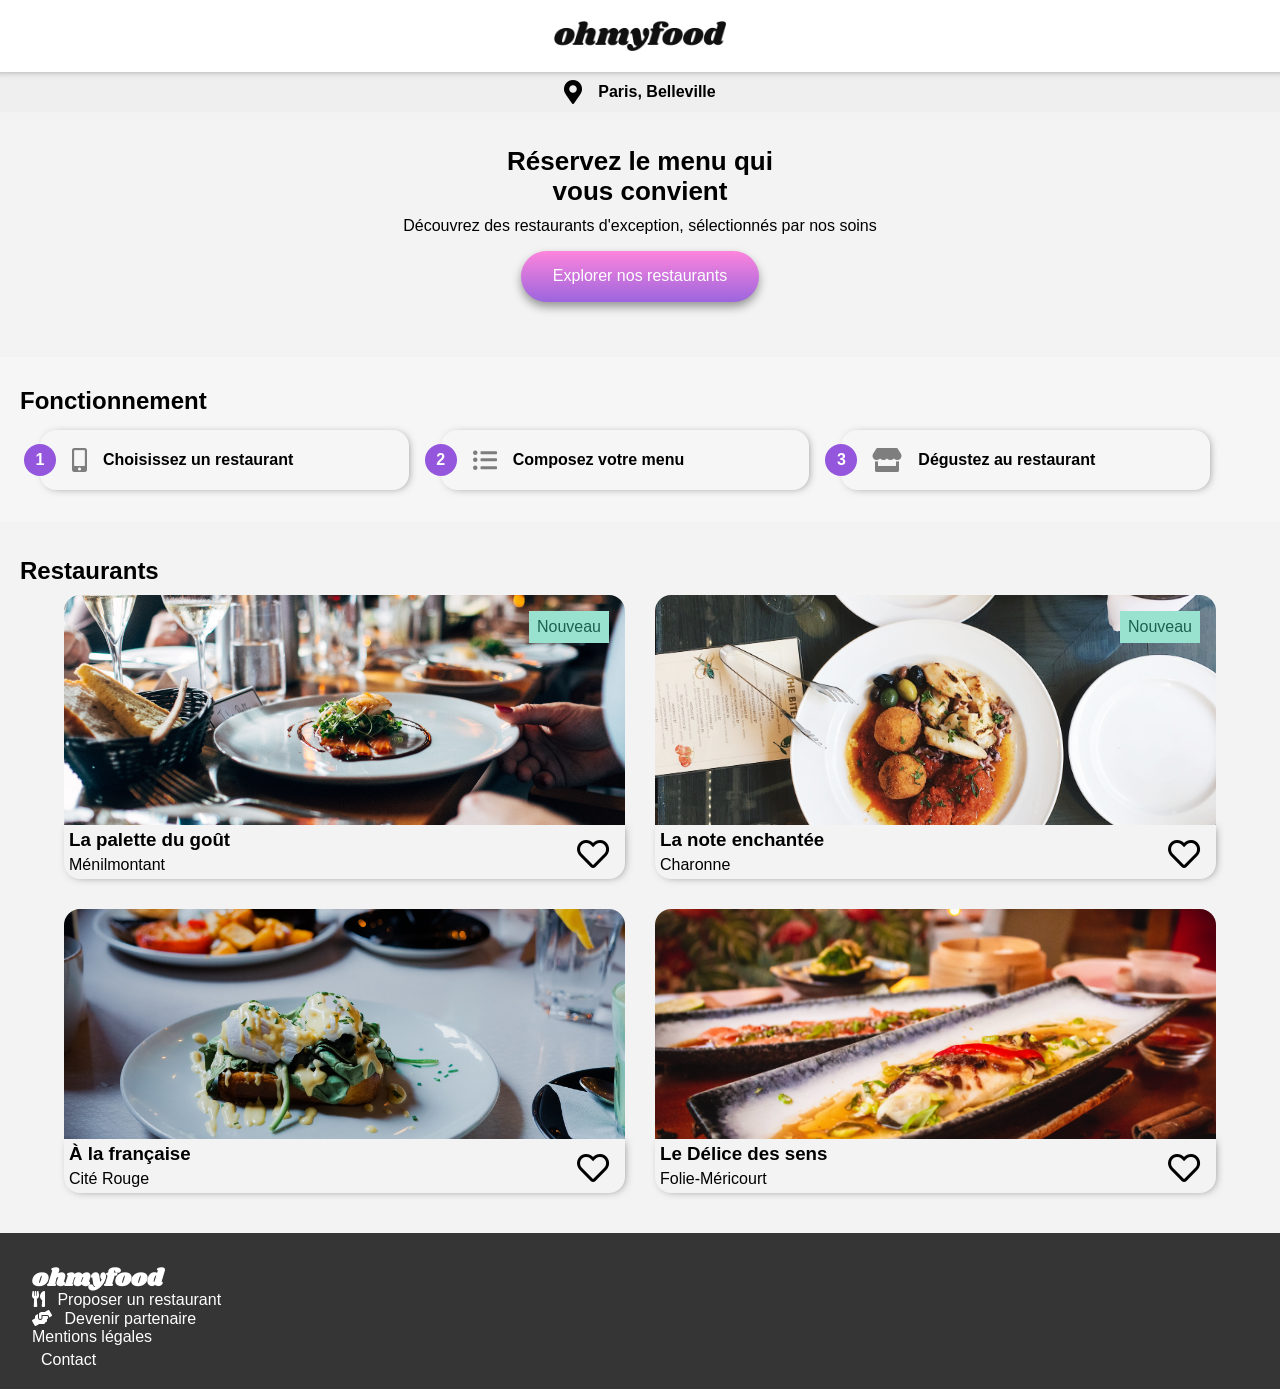
<file: index.html>
<!DOCTYPE html>
<html lang="en">

<head>
    <meta charset="UTF-8">
    <meta name="viewport" content="width=device-width,initial-scale=1.0">
    <link rel="apple-touch-icon" sizes="76x76" href="/apple-icon-76x76.png">
    <link rel="preconnect" href="https://fonts.gstatic.com" crossorigin>
    <link
        href="https://fonts.googleapis.com/css2?family=Raleway:wght@300;400;500;600;700;800;900&family=Shrikhand&display=swap"
        rel="stylesheet">
    <link rel="stylesheet" href="https://cdnjs.cloudflare.com/ajax/libs/font-awesome/5.15.4/css/all.min.css">
    <link rel="icon" type="image/png" sizes="32x32" href="./img/images/logo/favicon-32x32.png">
    <link rel="icon" type="image/png" sizes="16x16" href="./img/images/logo/favicon-16x16.png">
    <link rel="stylesheet" href="./css/main.css">
    <title>ohmyfood</title>

</head>

<body id="homepage">
    <header>
        <a href="#" class="logo">
            <img src="./img/images/logo/ohmyfood.png" alt="logo ohmyfood"> 
        </a>
    </header>

    <main>
        <div class="city">
            <i class="fas fa-map-marker-alt"></i>
            <h2>Paris, Belleville</h2>
        </div>


        <section class="explorer">
            <h2> Réservez le menu qui <br> vous
                convient</h2>
            <p>Découvrez des restaurants d'exception,
                sélectionnés par nos soins</p>
            <button class="btn-primary">Explorer nos restaurants</button>

        </section>

        <section class="tuto">
            <div class="fonctionnement">
                <h2>Fonctionnement</h2>
            </div>
            <ol>
                <li><i class="fas fa-mobile-alt"></i>Choisissez un restaurant</li>
                <li><i class="fas fa-list-ul"></i>Composez votre menu</li>
                <li><i class="fas fa-store"></i>Dégustez au restaurant</li>
            </ol>
        </section>
        <section class="menus">
            <div class="restaurants">
                <h2>Restaurants</h2>
            </div>
            <div class="menus__cards">
                <a href="./pages/resto-1.html" class="card new">
                    <img class="card__img" src="./assets/images/img_1.jpg" alt="restaurant de Ménilmontant">
                    <div class="card__description">
                        <h3>La palette du goût</h3>
                        <p>Ménilmontant</p>
                        <div class="card__description-heart"></div>
                    </div>
                </a>
                <a href="./pages/resto-2.html" class="card new">
                    <img class="card__img" src="assets/images/img_2.jpg" alt="restaurant de Charonne">
                    <div class="card__description">
                        <h3>La note enchantée</h3>
                        <p>Charonne</p>
                        <div class="card__description-heart"></div>
                    </div>
                </a>
                <a href="./pages/resto-3.html" class="card">
                    <img class="card__img" src="assets/images/img_3.jpg" alt="restaurant de Cité rouge">
                    <div class="card__description">
                        <h3>À la française</h3>
                        <p>Cité Rouge</p>
                        <div class="card__description-heart"></div>
                    </div>
                </a>
                <a href="./pages/resto-4.html" class="card">
                    <img class="card__img" src="assets/images/img_4.jpg" alt="restaurant Folie-Méricourt">
                    <div class="card__description">
                        <h3>Le Délice des sens</h3>
                        <p>Folie-Méricourt</p>
                        <div class="card__description-heart"></div>
                    </div>
                </a>
            </div>

        </section>

    </main>

    <footer>
        <a href="#" class="footer-title">
            <h2>ohmyfood</h2>
        </a>
        <a href="#">
            <i class="fas fa-utensils"></i>
            Proposer un restaurant
        </a>
        <a href="#">
            <i class="fas fa-hands-helping"></i>
            Devenir partenaire
        </a>
        <a href="#"> Mentions légales</a>
        <p>
            <a href="mailto:ohmyfood@ohmyfood.com"> Contact</a>
        </p>
    </footer>

    <div id="overlay">
        <div class="loadingio-spinner-eclipse-psdnj42lmb">
            <div class="ldio-m71kfhduha7">
                <div></div>
            </div>
        </div>
    </div>

</body>

</html>
</file>
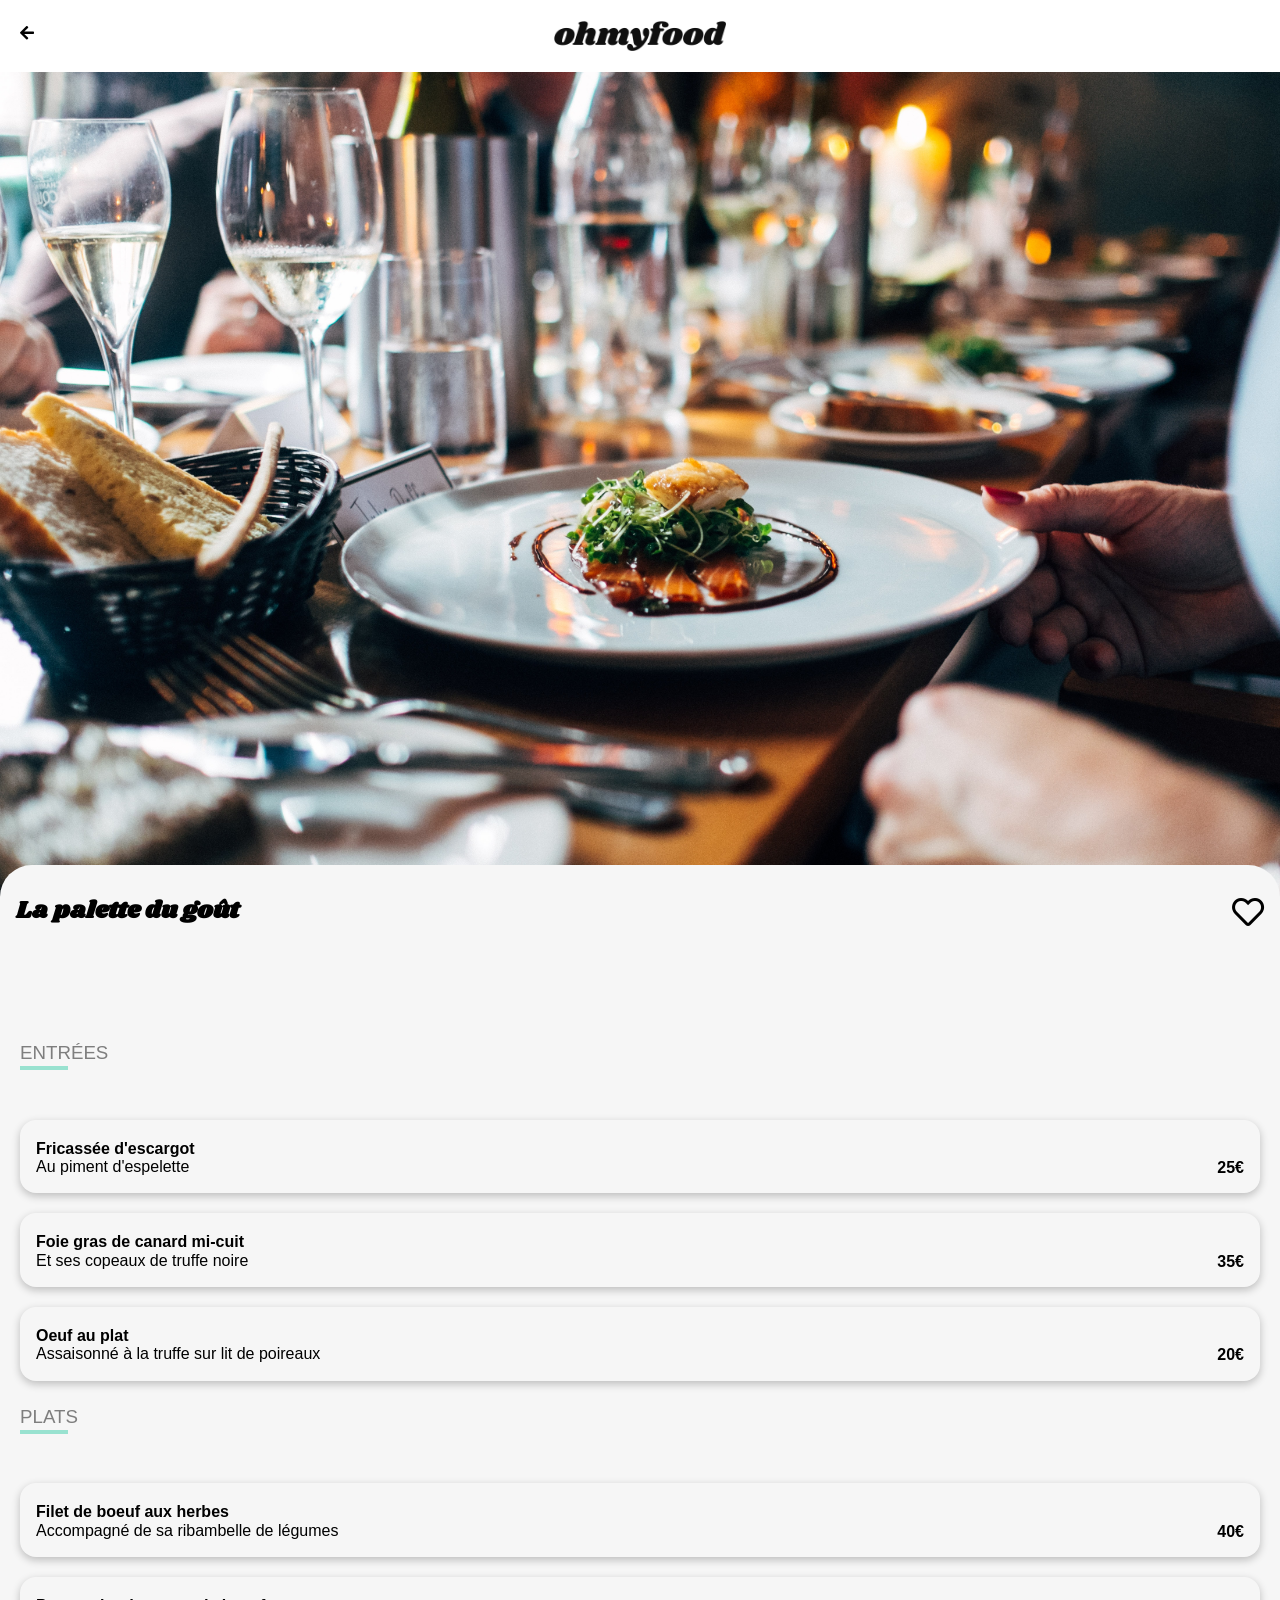
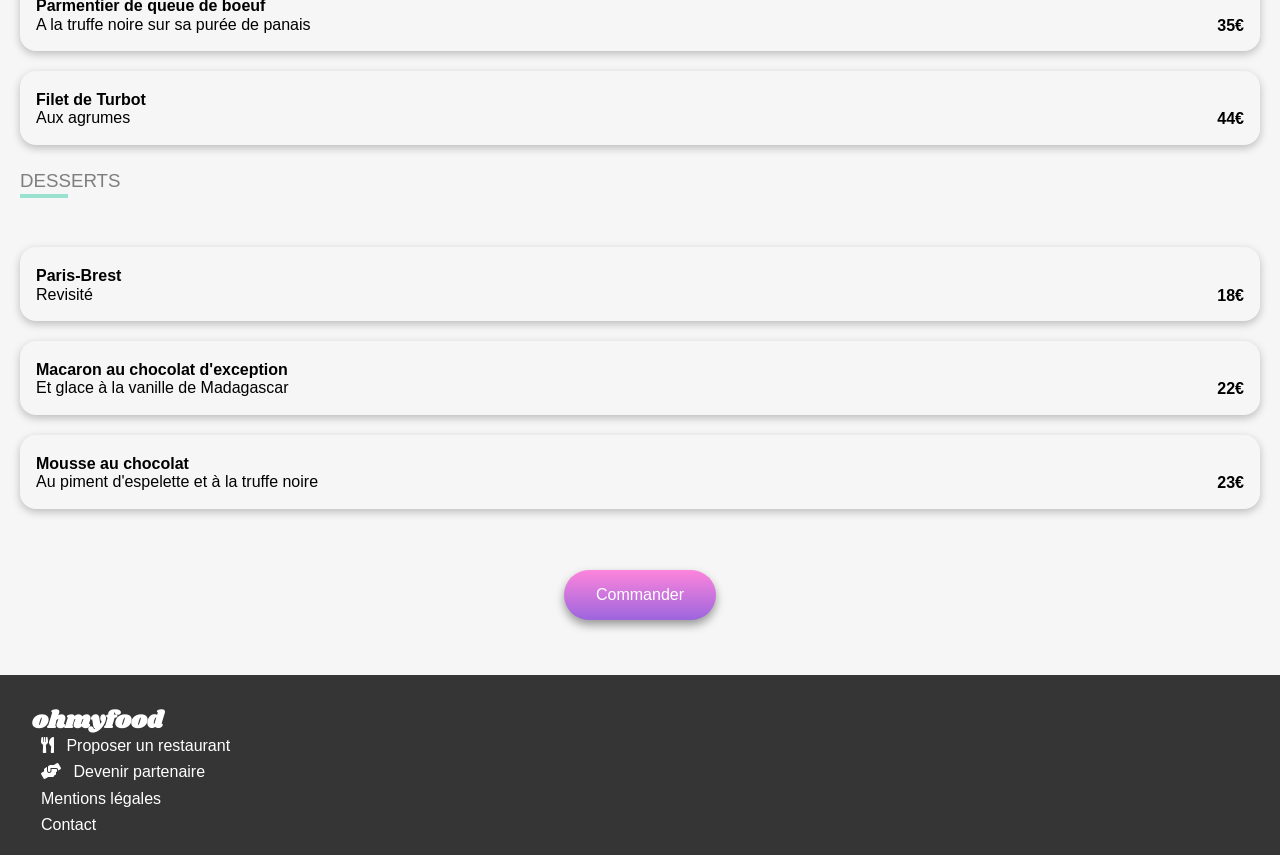
<file: pages/resto-1.html>
<!DOCTYPE html>
<html lang="en">

<head>
    <meta charset="UTF-8">
    <meta http-equiv="X-UA-Compatible" content="IE=edge">
    <meta name="viewport" content="width=device-width, initial-scale=1.0">
    <link href="https://fonts.googleapis.com/css2?family=Raleway:wght@300;400;500;600;700;800;900&family=Shrikhand&display=swap"
        rel="stylesheet">
    <link rel="stylesheet" href="https://cdnjs.cloudflare.com/ajax/libs/font-awesome/5.15.4/css/all.min.css">
    <link rel="icon" type="image/png" sizes="32x32" href="../img/images/logo/favicon-32x32.png">
    <link rel="icon" type="image/png" sizes="16x16" href="../img/images/logo/favicon-16x16.png">
    <link rel="stylesheet" href="../css/main.css">
    <title>Document</title>
</head>

<body id="resto">
   
        
        <header>

            <a href="../index.html" class="back">
                <div class="arrow">
                    <i class="fas fa-solid fa-arrow-left"></i>
                </div>
            </a>
            <a href="../index.html" class="logo">
                <img src="../img/images/logo/ohmyfood.png" alt="logo ohmyfood"> 
            </a>

        </header>
   

    <div class="hight">
        <img src="../assets/images/img_1.jpg" alt="restaurant Ménilmontant"> 
    </div>

    <div class="title">
        <h2>La palette du goût</h2>
    </div>
    <div class="card__description-heart"></div>
    <main class="menus__resto">
        <section>
            <div id="menu_starter" class="menu">
                <div class="menu__family">
                    <h3>ENTRÉES</h3>
                </div>
                <div class="menu__container">
                    <div class="menu__description">
                        <div class="menu__text">
                            <h4>Fricassée d'escargot</h4>
                            <p>Au piment d'espelette</p>
                        </div>
                        <div class="menu__price">
                            <span><strong>25€</strong></span>
                        </div>
                    </div>

                    <div class="menu__check">
                        <i class="fas fa-check"></i>
                    </div>
                </div>


                <div class="menu__container">
                    <div class="menu__description">
                        <div class="menu__text">
                            <h4>Foie gras de canard mi-cuit</h4>
                            <p>Et ses copeaux de truffe noire</p>
                        </div>
                        <div class="menu__price">
                            <span><strong>35€</strong></span>
                        </div>
                    </div>
                    <div class="menu__check">
                        <i class="fas fa-check"></i>
                    </div>
                </div>

                <div class="menu__container">
                    <div class="menu__description">
                        <div class="menu__text">
                            <h4>Oeuf au plat</h4>
                            <p>Assaisonné à la truffe sur lit de poireaux</p>
                        </div>
                        <div class="menu__price">
                            <span><strong>20€</strong></span>
                        </div>
                    </div>
                    <div class="menu__check">
                        <i class="fas fa-check"></i>
                    </div>
                </div>
            </div>

            <div id="menu_dish" class="menu">
                <div class="menu__family">
                    <h3>PLATS</h3>
                </div>
                <div class="menu__container">
                    <div class="menu__description">
                        <div class="menu__text">
                            <h4>Filet de boeuf aux herbes</h4>
                            <p>Accompagné de sa ribambelle de légumes</p>
                        </div>
                        <div class="menu__price">
                            <span><strong>40€</strong></span>
                        </div>
                    </div>
                    <div class="menu__check">
                        <i class="fas fa-check"></i>
                    </div>
                </div>


                <div class="menu__container">
                    <div class="menu__description">
                        <div class="menu__text">
                            <h4>Parmentier de queue de boeuf</h4>
                            <p>A la truffe noire sur sa purée de panais</p>
                        </div>
                        <div class="menu__price">
                            <span><strong>35€</strong></span>
                        </div>
                    </div>
                    <div class="menu__check">
                        <i class="fas fa-check"></i>
                    </div>

                </div>
                <div class="menu__container">
                    <div class="menu__description">
                        <div class="menu__text">
                            <h4>Filet de Turbot</h4>
                            <p>Aux agrumes</p>
                        </div>
                        <div class="menu__price">
                            <span><strong>44€</strong></span>
                        </div>
                    </div>
                    <div class="menu__check">
                        <i class="fas fa-check"></i>
                    </div>

                </div>
            </div>
            <div id="menu_dessert" class="menu">
                <div class="menu__family">
                    <h3>DESSERTS</h3>
                </div>
                <div class="menu__container">
                    <div class="menu__description">
                        <div class="menu__text">
                            <h4>Paris-Brest</h4>
                            <p>Revisité</p>
                        </div>
                        <div class="menu__price">
                            <span><strong>18€</strong></span>
                        </div>
                    </div>
                    <div class="menu__check">
                        <i class="fas fa-check"></i>
                    </div>

                </div>
                <div class="menu__container">
                    <div class="menu__description">
                        <div class="menu__text">
                            <h4>Macaron au chocolat d'exception</h4>
                            <p>Et glace à la vanille de Madagascar</p>
                        </div>
                        <div class="menu__price">
                            <span><strong>22€</strong></span>
                        </div>
                    </div>
                    <div class="menu__check">
                        <i class="fas fa-check"></i>
                    </div>
                </div>

                <div class="menu__container">
                    <div class="menu__description">
                        <div class="menu__text">
                            <h4>Mousse au chocolat</h4>
                            <p>Au piment d'espelette et à la truffe noire</p>
                        </div>
                        <div class="menu__price">
                            <span><strong>23€</strong></span>
                        </div>
                    </div>
                    <div class="menu__check">
                        <i class="fas fa-check"></i>
                    </div>
                </div>
            </div>
            <div class="menu__order">
                <button class="btn-primary">
                    Commander
                </button>
            </div>
        </section>
    </main>
    <footer>
        <a href="#" class="footer-title">
            <h2>ohmyfood</h2>
        </a>
        <p>
            <i class="fas fa-utensils"></i>
            Proposer un restaurant
        </p>
        <p>
            <i class="fas fa-hands-helping"></i>
            Devenir partenaire
        </p>
        <p>Mentions légales</p>
        <p>
            <a>Contact</a>
        </p>
    </footer>


</body>

</html>
</file>
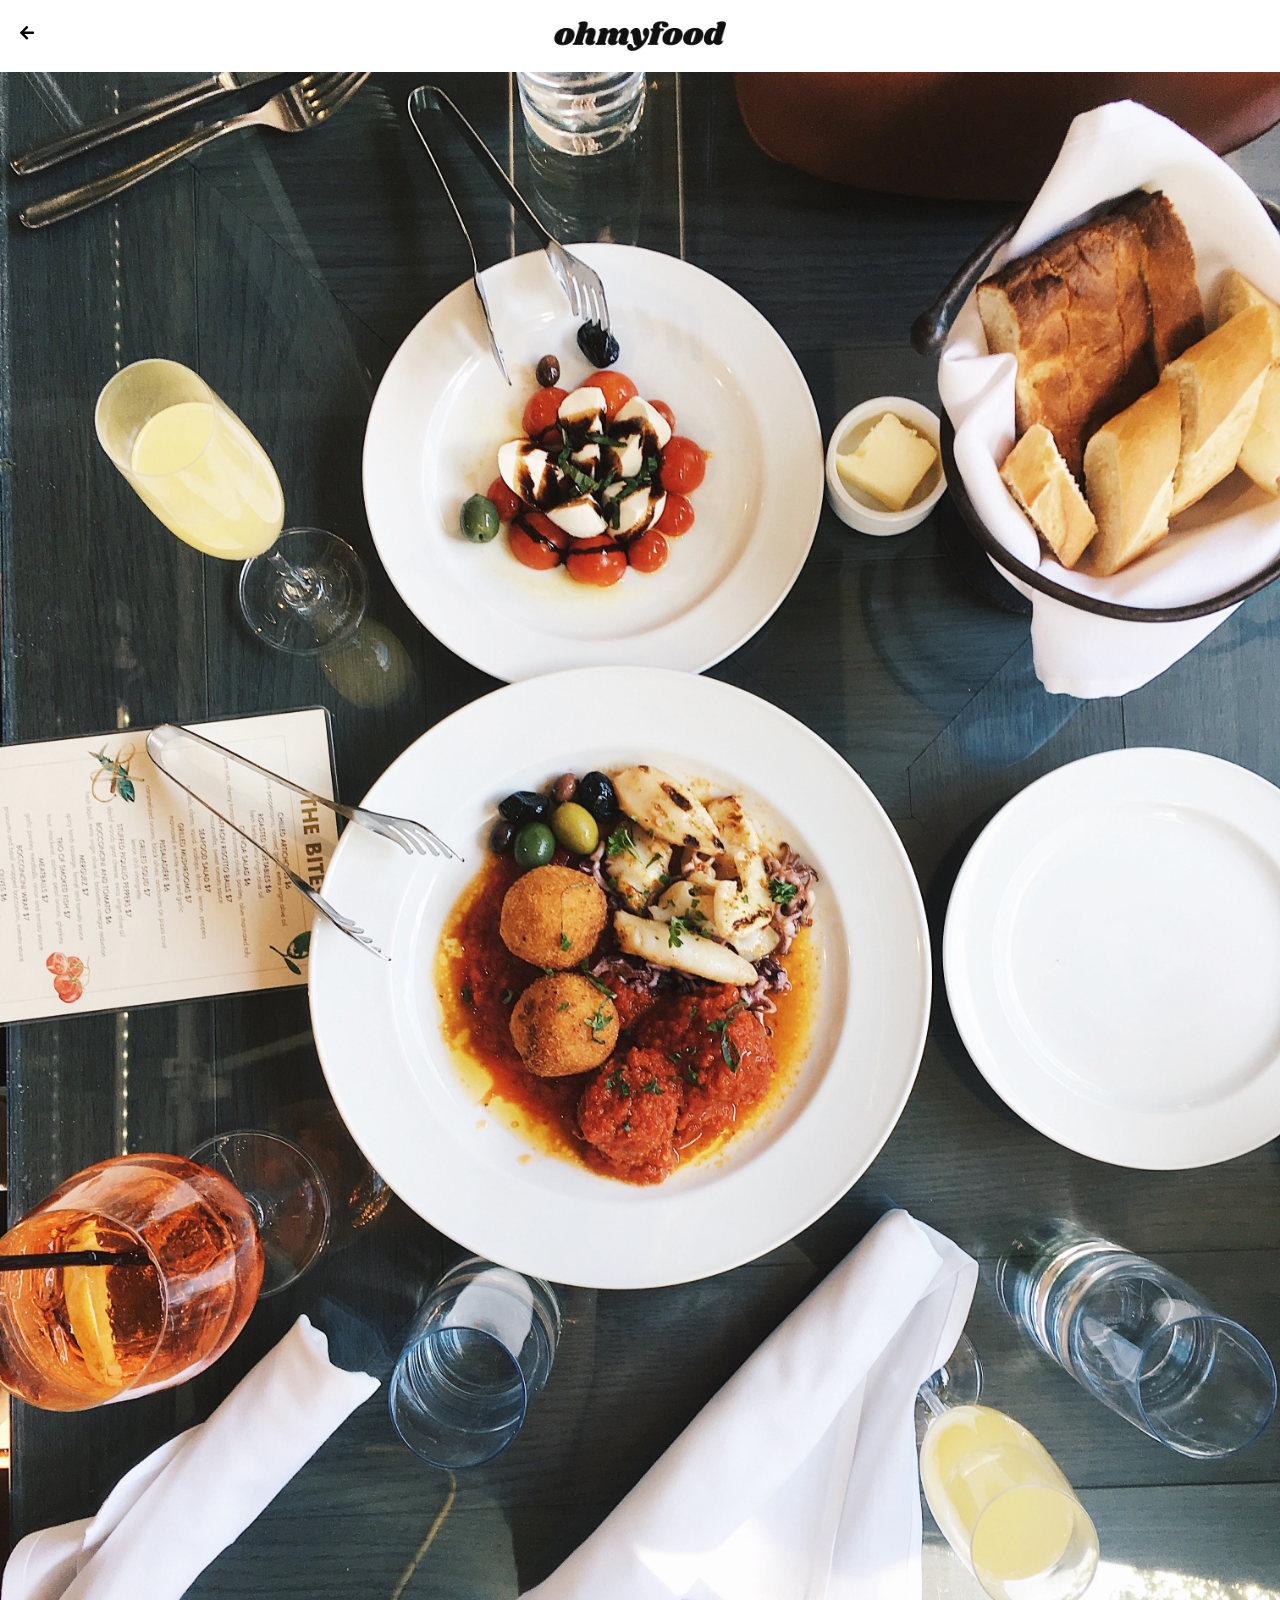
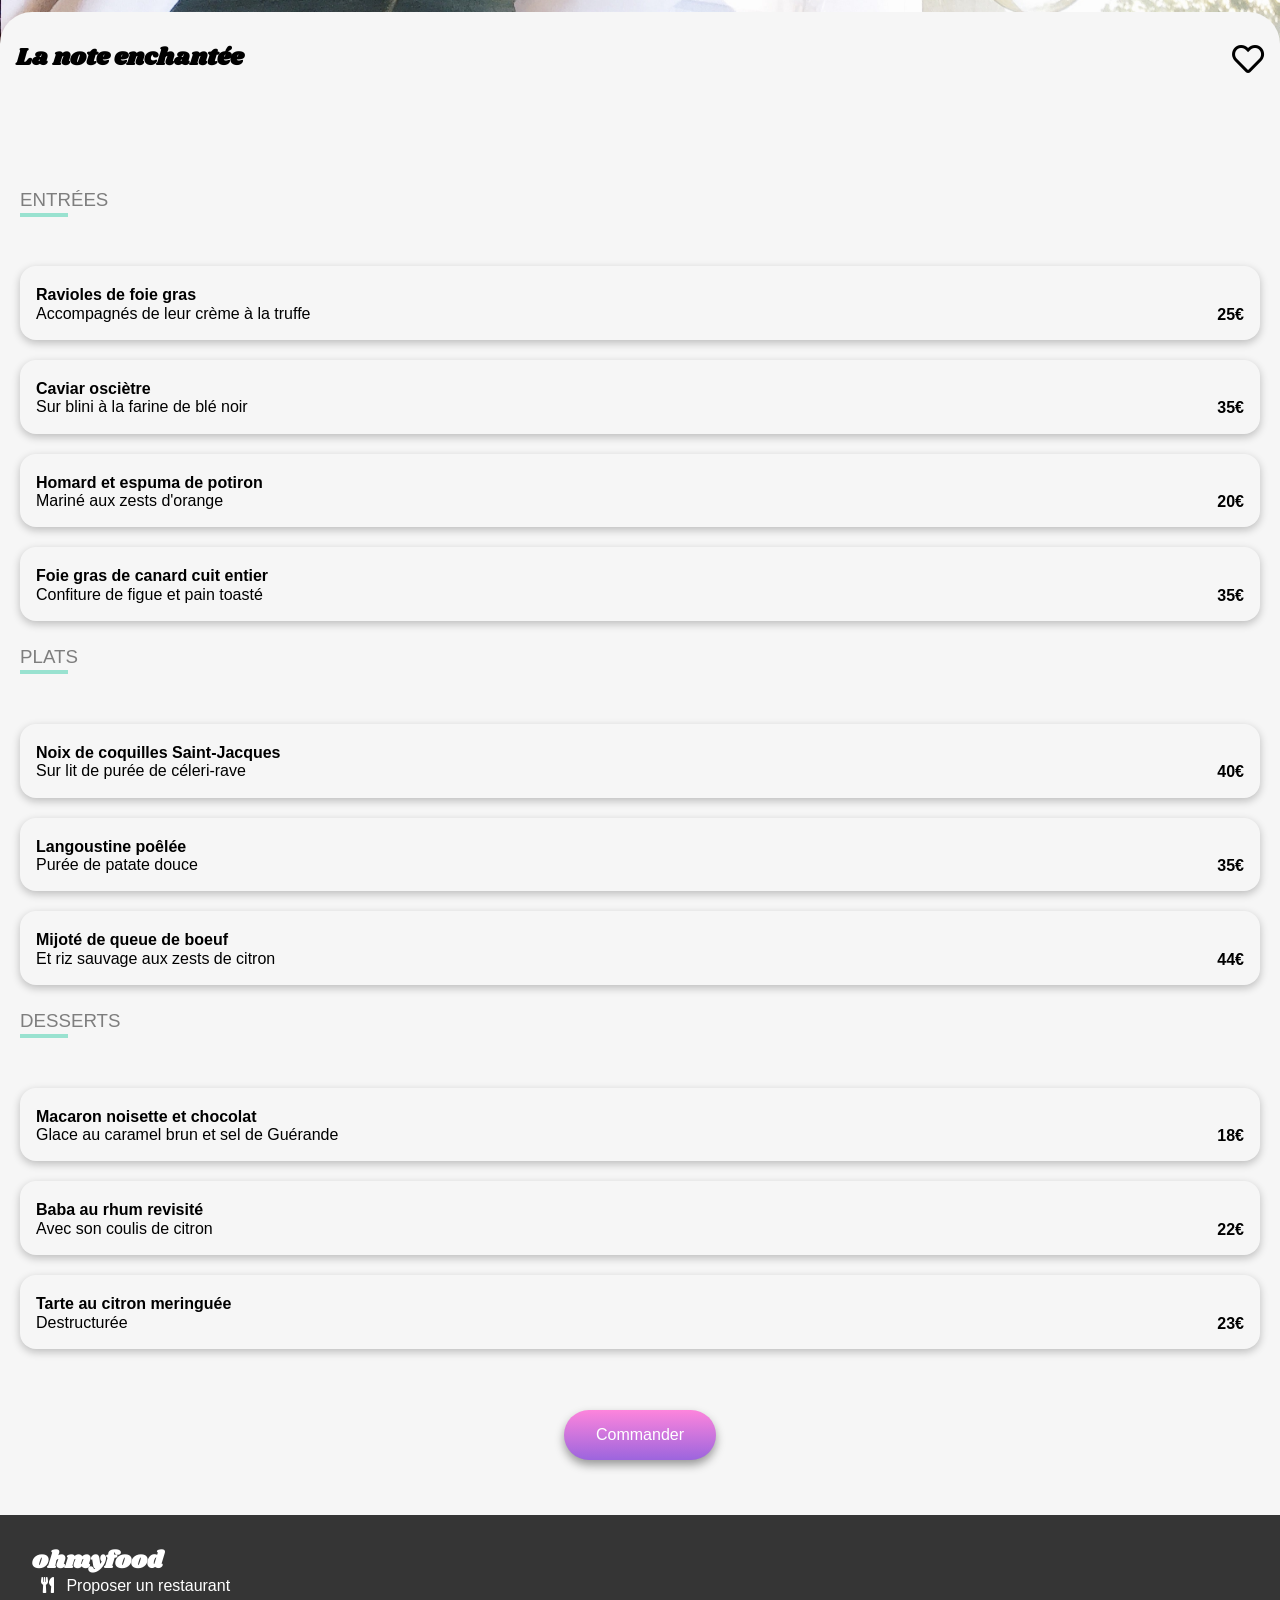
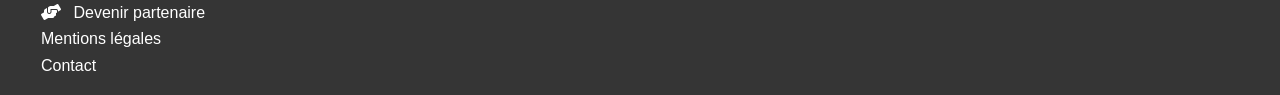
<file: pages/resto-2.html>
<!DOCTYPE html>
<html lang="en">

<head>
    <meta charset="UTF-8">
    <meta http-equiv="X-UA-Compatible" content="IE=edge">
    <meta name="viewport" content="width=device-width, initial-scale=1.0">
    <link
        href="https://fonts.googleapis.com/css2?family=Raleway:wght@300;400;500;600;700;800;900&family=Shrikhand&display=swap"
        rel="stylesheet">
    <link rel="stylesheet" href="https://cdnjs.cloudflare.com/ajax/libs/font-awesome/5.15.4/css/all.min.css">
    <link rel="icon" type="image/png" sizes="32x32" href="../img/images/logo/favicon-32x32.png">
    <link rel="icon" type="image/png" sizes="16x16" href="../img/images/logo/favicon-16x16.png">
    <link rel="stylesheet" href="../css/main.css">
    <title>Document</title>
</head>

<body id="resto">
    
        <header>

            <a href="../index.html" class="back">
                <div class="arrow">
                    <i class="fas fa-solid fa-arrow-left"></i>
                </div>
            </a>
            <a href="../index.html" class="logo">
                <img src="../img/images/logo/ohmyfood.png" alt="logo ohmyfood">
            </a>

        </header>
    

    <div class="hight">
        <img src="../assets/images/img_2.jpg" alt="restaurant Charonne">
    </div>
    <div class="title">
        <h2>La note enchantée</h2>
    </div>
    <div class="card__description-heart"></div>
    <main class="menus__resto">
        <section>
            <div id="menu_starter" class="menu">
                <div class="menu__family">
                    <h3>ENTRÉES</h3>
                </div>
                <div class="menu__container">
                    <div class="menu__description">
                        <div class="menu__text">
                            <h4>Ravioles de foie gras</h4>
                            <p>Accompagnés de leur crème à la truffe</p>
                        </div>
                        <div class="menu__price">
                            <span><strong>25€</strong></span>
                        </div>
                    </div>
                    <div class="menu__check">
                        <i class="fas fa-check"></i>
                    </div>
                </div>
            
            <div class="menu__container">
                <div class="menu__description">
                    <div class="menu__text">
                        <h4>Caviar osciètre</h4>
                        <p>Sur blini à la farine de blé noir</p>
                    </div>
                    <div class="menu__price">
                        <span><strong>35€</strong></span>
                    </div>
                </div>
                <div class="menu__check">
                    <i class="fas fa-check"></i>
                </div>
            </div>
            <div class="menu__container">
                <div class="menu__description">
                    <div class="menu__text">
                        <h4>Homard et espuma de potiron</h4>
                        <p>Mariné aux zests d'orange</p>
                    </div>
                    <div class="menu__price">
                        <span><strong>20€</strong></span>
                    </div>
                </div>
                <div class="menu__check">
                    <i class="fas fa-check"></i>
                </div>
            </div>
            <div class="menu__container">
                <div class="menu__description">
                    <div class="menu__text">
                        <h4>Foie gras de canard cuit entier</h4>
                        <p>Confiture de figue et pain toasté</p>
                    </div>
                    <div class="menu__price">
                        <span><strong>35€</strong></span>
                    </div>
                </div>
                <div class="menu__check">
                    <i class="fas fa-check"></i>
                </div>
            </div>
        </div>
            <div id="menu_dish" class="menu">
            <div class="menu__family">
                <h3>PLATS</h3>
            </div>
            <div class="menu__container">
                <div class="menu__description">
                    <div class="menu__text">
                        <h4>Noix de coquilles Saint-Jacques</h4>
                        <p>Sur lit de purée de céleri-rave</p>
                    </div>
                    <div class="menu__price">
                        <span><strong>40€</strong></span>
                    </div>
                </div>
                <div class="menu__check">
                    <i class="fas fa-check"></i>
                </div>
            </div>
            <div class="menu__container">
                <div class="menu__description">
                    <div class="menu__text">
                        <h4>Langoustine poêlée</h4>
                        <p>Purée de patate douce</p>
                    </div>
                    <div class="menu__price">
                        <span><strong>35€</strong></span>
                    </div>
                </div>
                <div class="menu__check">
                    <i class="fas fa-check"></i>
                </div>
            </div>
            <div class="menu__container">
                <div class="menu__description">
                    <div class="menu__text">
                        <h4>Mijoté de queue de boeuf</h4>
                        <p>Et riz sauvage aux zests de citron</p>
                    </div>
                    <div class="menu__price">
                        <span><strong>44€</strong></span>
                    </div>
                </div>
                <div class="menu__check">
                    <i class="fas fa-check"></i>
                </div>
            </div>
            </div>
            <div id="menu_dessert" class="menu">
            <div class="menu__family">
                <h3>DESSERTS</h3>
            </div>
            <div class="menu__container">
                <div class="menu__description">
                    <div class="menu__text">
                        <h4>Macaron noisette et chocolat</h4>
                        <p>Glace au caramel brun et sel de Guérande</p>
                    </div>
                    <div class="menu__price">
                        <span><strong>18€</strong></span>
                    </div>
                </div>
                <div class="menu__check">
                    <i class="fas fa-check"></i>
                </div>
            </div>
            <div class="menu__container">
                <div class="menu__description">
                    <div class="menu__text">
                        <h4>Baba au rhum revisité</h4>
                        <p>Avec son coulis de citron</p>
                    </div>
                    <div class="menu__price">
                        <span><strong>22€</strong></span>
                    </div>
                </div>
                <div class="menu__check">
                    <i class="fas fa-check"></i>
                </div>
            </div>
            <div class="menu__container">
                <div class="menu__description">
                    <div class="menu__text">
                        <h4>Tarte au citron meringuée</h4>
                        <p>Destructurée</p>
                    </div>
                    <div class="menu__price">
                        <span><strong>23€</strong></span>
                    </div>
                </div>
                <div class="menu__check">
                    <i class="fas fa-check"></i>
                </div>
            </div>
        </div>

            <div class="menu__order">
                <button class="btn-primary">
                    Commander
                </button>
            </div>
        </section>
    </main>

    <footer>
        <a href="#" class="footer-title">
            <h2>ohmyfood</h2>
        </a>
        <p>
            <i class="fas fa-utensils"></i>
            Proposer un restaurant
        </p>
        <p>
            <i class="fas fa-hands-helping"></i>
            Devenir partenaire
        </p>
        <p>Mentions légales</p>
        <p>
            <a>Contact</a>
        </p>
    </footer>


</body>

</html>
</file>
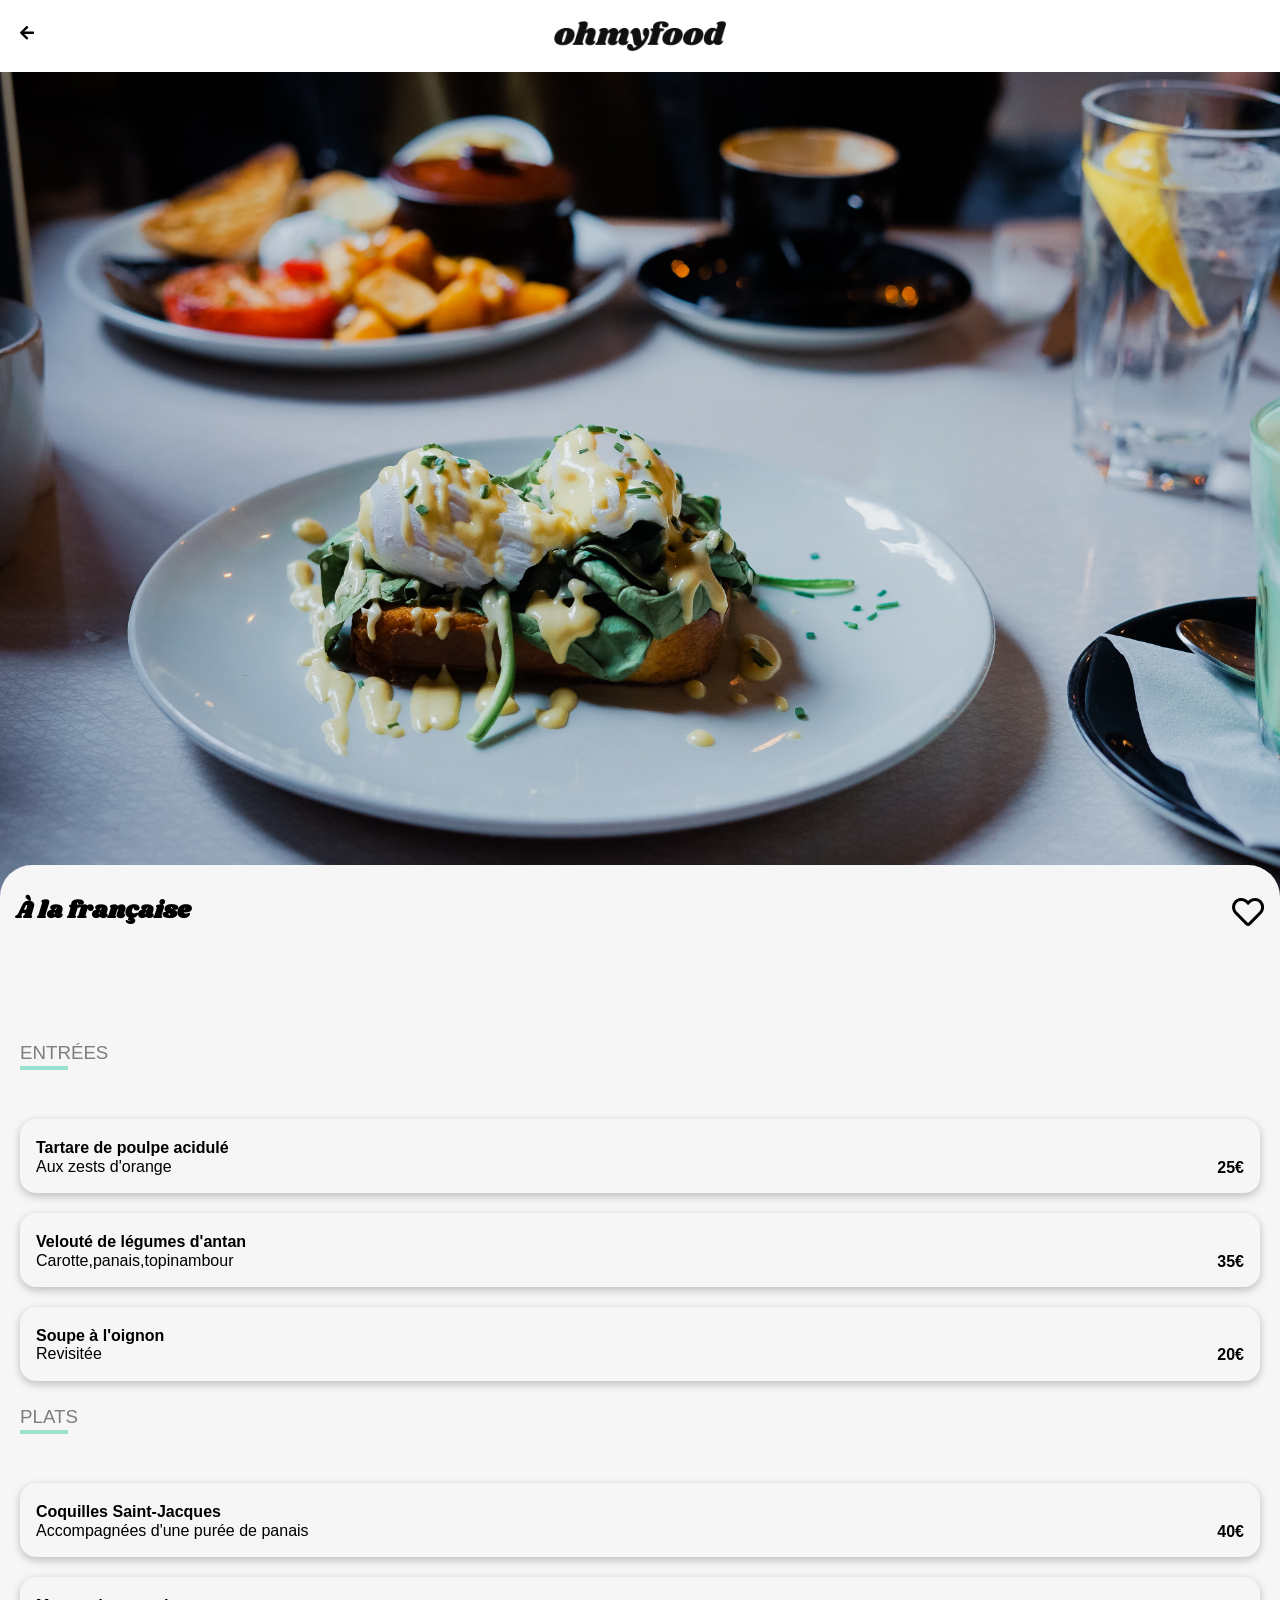
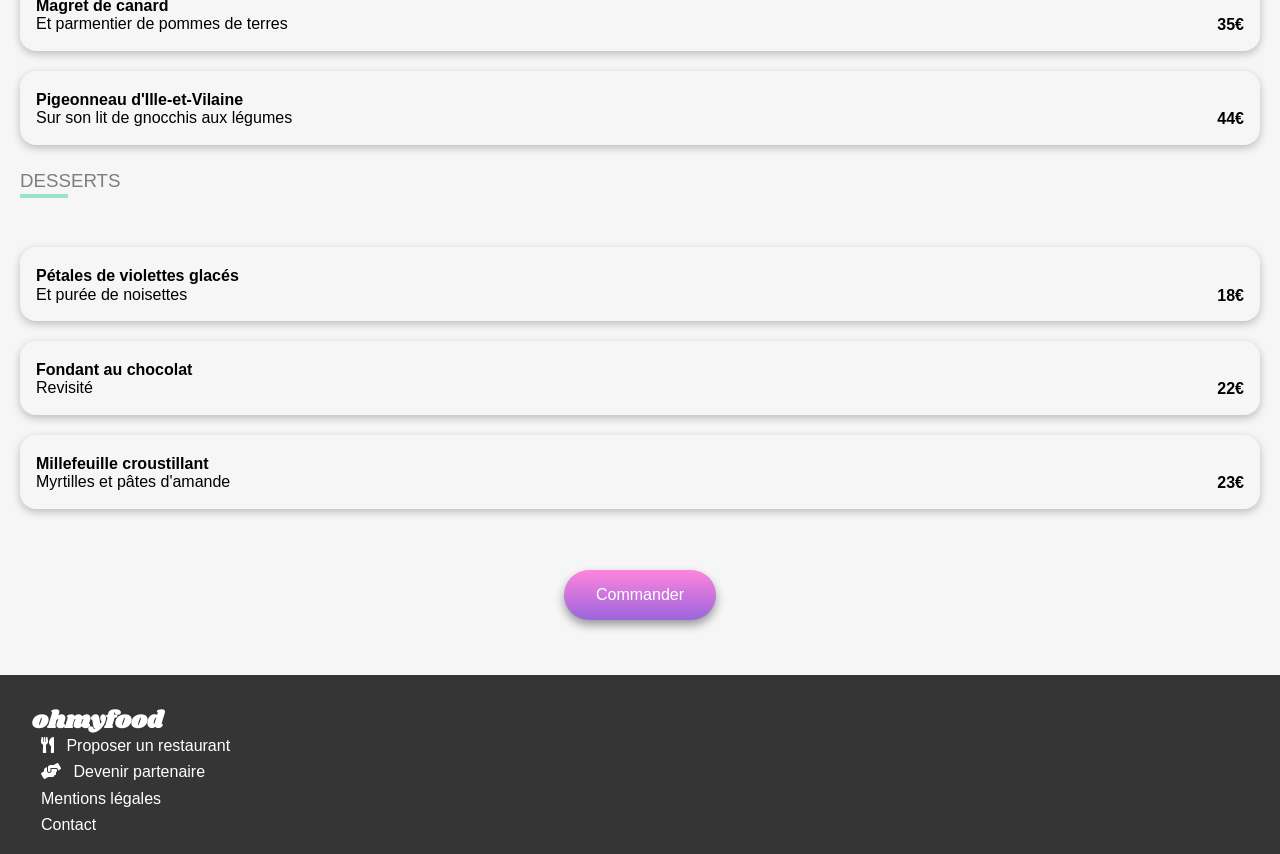
<file: pages/resto-3.html>
<!DOCTYPE html>
<html lang="en">

<head>
    <meta charset="UTF-8">
    <meta http-equiv="X-UA-Compatible" content="IE=edge">
    <meta name="viewport" content="width=device-width, initial-scale=1.0">
    <link
        href="https://fonts.googleapis.com/css2?family=Raleway:wght@300;400;500;600;700;800;900&family=Shrikhand&display=swap"
        rel="stylesheet">
    <link rel="stylesheet" href="https://cdnjs.cloudflare.com/ajax/libs/font-awesome/5.15.4/css/all.min.css">
    <link rel="icon" type="image/png" sizes="32x32" href="../img/images/logo/favicon-32x32.png">
    <link rel="icon" type="image/png" sizes="16x16" href="../img/images/logo/favicon-16x16.png">
    <link rel="stylesheet" href="../css/main.css">
    <title>Document</title>
</head>

<body id="resto">
   
        <header>

            <a href="../index.html" class="back">
                <div class="arrow">
                    <i class="fas fa-solid fa-arrow-left"></i>
                </div>
            </a>
            <a href="../index.html" class="logo">
                <img src="../img/images/logo/ohmyfood.png" alt="logo ohmyfood"> 
            </a>

        </header>
  

    <div class="hight">
        <img src="../assets/images/img_3.jpg" alt="restaurant Cité rouge">
    </div>
    <div class="title">
        <h2>À la française</h2>
    </div>
    <div class="card__description-heart"></div>
    <main class="menus__resto">
        <section>
            <div id="menu_starter" class="menu">
                <div class="menu__family">
                    <h3>ENTRÉES</h3>
                </div>
                <div class="menu__container">
                    <div class="menu__description">
                        <div class="menu__text">
                            <h4>Tartare de poulpe acidulé</h4>
                            <p>Aux zests d'orange</p>
                        </div>
                        <div class="menu__price">
                            <span><strong>25€</strong></span>
                        </div>
                    </div>

                    <div class="menu__check">
                        <i class="fas fa-check"></i>
                    </div>
                </div>

                <div class="menu__container">
                    <div class="menu__description">
                        <div class="menu__text">
                            <h4>Velouté de légumes d'antan</h4>
                            <p>Carotte,panais,topinambour</p>
                        </div>
                        <div class="menu__price">
                            <span><strong>35€</strong></span>
                        </div>
                    </div>
                    <div class="menu__check">
                        <i class="fas fa-check"></i>
                    </div>
                </div>
                <div class="menu__container">
                    <div class="menu__description">
                        <div class="menu__text">
                            <h4>Soupe à l'oignon</h4>
                            <p>Revisitée</p>
                        </div>
                        <div class="menu__price">
                            <span><strong>20€</strong></span>
                        </div>
                    </div>
                    <div class="menu__check">
                        <i class="fas fa-check"></i>
                    </div>
                </div>
            </div>
                <div id="menu_dish" class="menu">
                <div class="menu__family">
                    <h3>PLATS</h3>
                </div>
                <div class="menu__container">
                    <div class="menu__description">
                        <div class="menu__text">
                            <h4>Coquilles Saint-Jacques</h4>
                            <p>Accompagnées d'une purée de panais</p>
                        </div>
                        <div class="menu__price">
                            <span><strong>40€</strong></span>
                        </div>
                    </div>
                    <div class="menu__check">
                        <i class="fas fa-check"></i>
                    </div>
                </div>

                <div class="menu__container">
                    <div class="menu__description">
                        <div class="menu__text">
                            <h4>Magret de canard</h4>
                            <p>Et parmentier de pommes de terres</p>
                        </div>
                        <div class="menu__price">
                            <span><strong>35€</strong></span>
                        </div>
                    </div>
                    <div class="menu__check">
                        <i class="fas fa-check"></i>
                    </div>
                </div>
                <div class="menu__container">
                    <div class="menu__description">
                        <div class="menu__text">
                            <h4>Pigeonneau d'Ille-et-Vilaine</h4>
                            <p>Sur son lit de gnocchis aux légumes</p>
                        </div>
                        <div class="menu__price">
                            <span><strong>44€</strong></span>
                        </div>
                    </div>
                    <div class="menu__check">
                        <i class="fas fa-check"></i>
                    </div>
                </div>
                </div>
                <div id="menu_dessert" class="menu">
                <div class="menu__family">
                    <h3>DESSERTS</h3>
                </div>
                <div class="menu__container">
                    <div class="menu__description">
                        <div class="menu__text">
                            <h4>Pétales de violettes glacés</h4>
                            <p>Et purée de noisettes</p>
                        </div>
                        <div class="menu__price">
                            <span><strong>18€</strong></span>
                        </div>
                    </div>
                    <div class="menu__check">
                        <i class="fas fa-check"></i>
                    </div>
                </div>
                <div class="menu__container">
                    <div class="menu__description">
                        <div class="menu__text">
                            <h4>Fondant au chocolat</h4>
                            <p>Revisité</p>
                        </div>
                        <div class="menu__price">
                            <span><strong>22€</strong></span>
                        </div>
                    </div>
                    <div class="menu__check">
                        <i class="fas fa-check"></i>
                    </div>
                </div>
                <div class="menu__container">
                    <div class="menu__description">
                        <div class="menu__text">
                            <h4>Millefeuille croustillant</h4>
                            <p>Myrtilles et pâtes d'amande</p>
                        </div>
                        <div class="menu__price">
                            <span><strong>23€</strong></span>
                        </div>
                    </div>
                    <div class="menu__check">
                        <i class="fas fa-check"></i>
                    </div>
                </div>
            </div>
            <div class="menu__order">
                <button class="btn-primary">
                    Commander
                </button>
            </div>
        </section>
    </main>

    <footer>
        <a href="#" class="footer-title">
            <h2>ohmyfood</h2>
        </a>
        <p>
            <i class="fas fa-utensils"></i>
            Proposer un restaurant
        </p>
        <p>
            <i class="fas fa-hands-helping"></i>
            Devenir partenaire
        </p>
        <p>Mentions légales</p>
        <p>
            <a>Contact</a>
        </p>
    </footer>

</body>

</html>
</file>
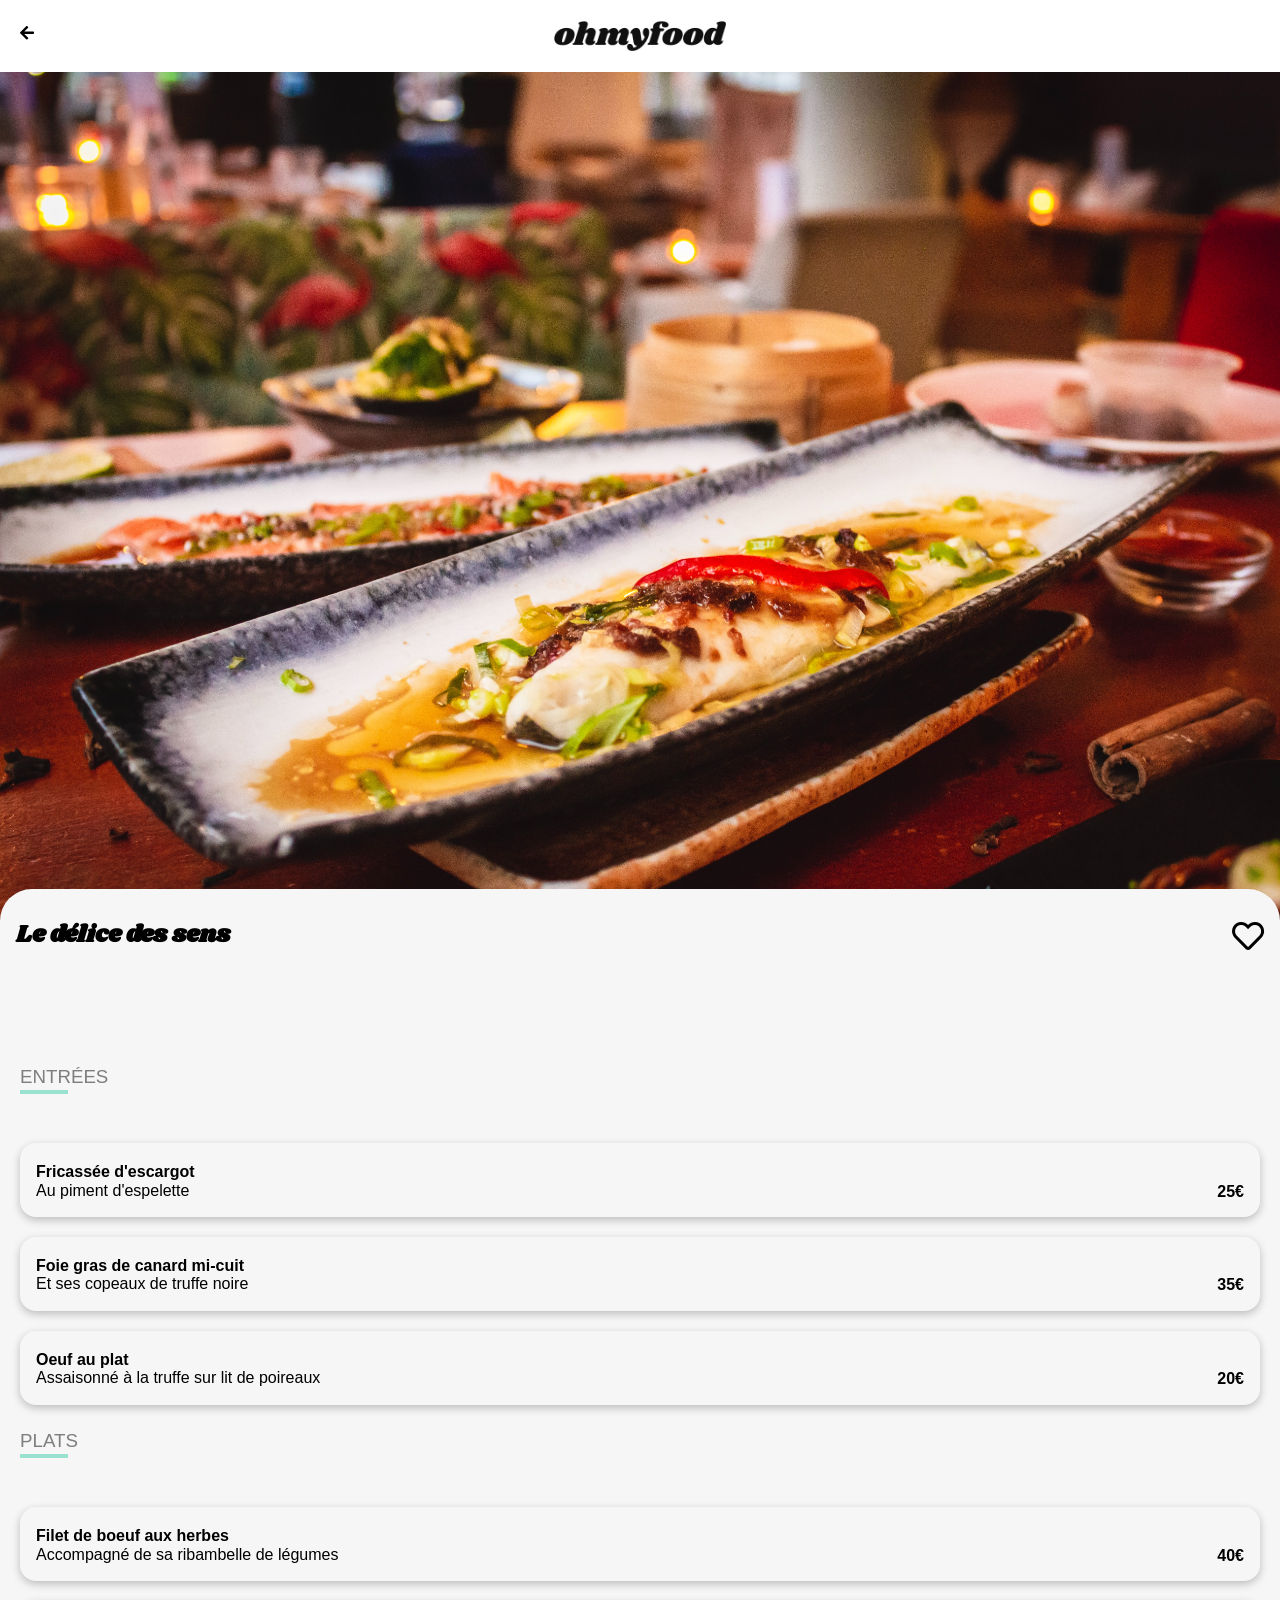
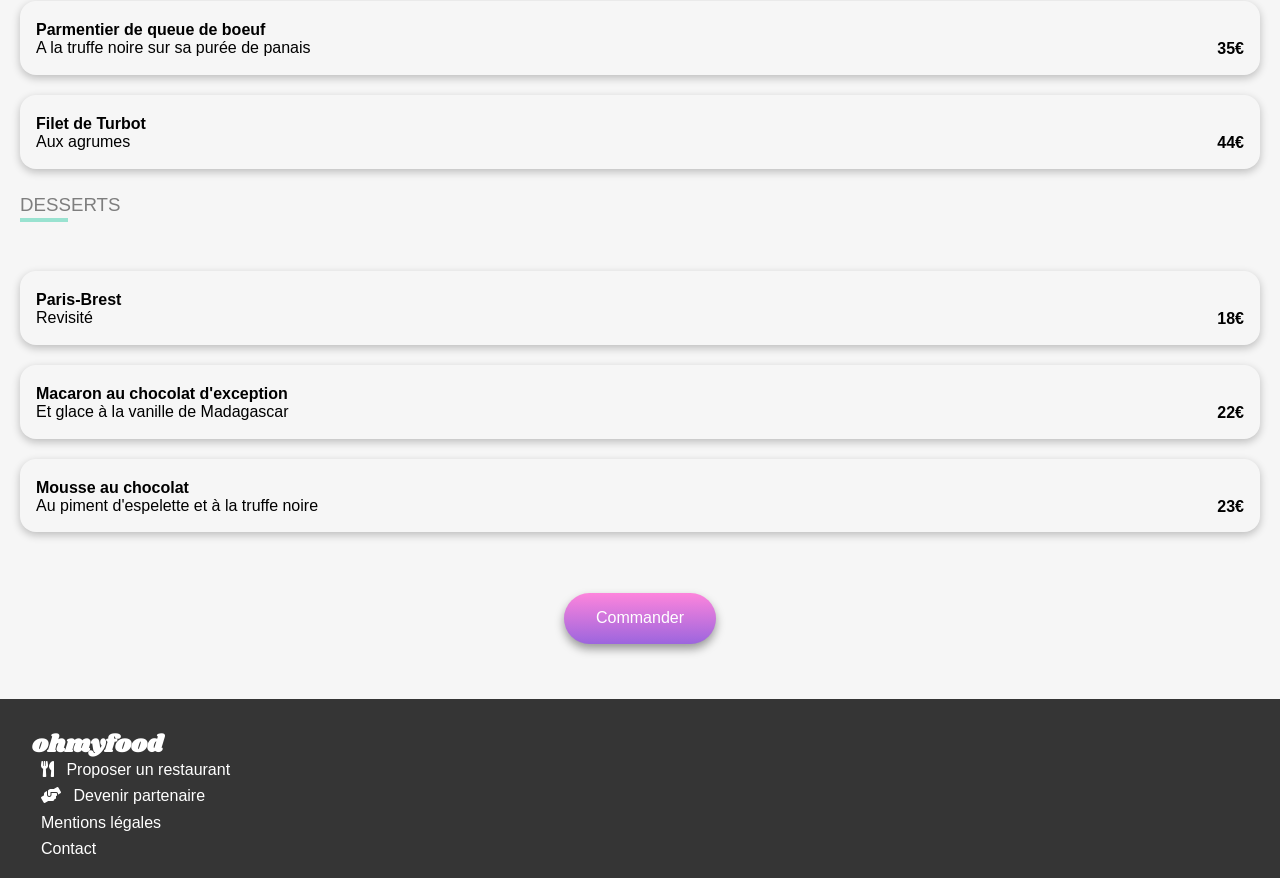
<file: pages/resto-4.html>
<!DOCTYPE html>
<html lang="en">

<head>
    <meta charset="UTF-8">
    <meta http-equiv="X-UA-Compatible" content="IE=edge">
    <meta name="viewport" content="width=device-width, initial-scale=1.0">
    <link
        href="https://fonts.googleapis.com/css2?family=Raleway:wght@300;400;500;600;700;800;900&family=Shrikhand&display=swap"
        rel="stylesheet">
    <link rel="stylesheet" href="https://cdnjs.cloudflare.com/ajax/libs/font-awesome/5.15.4/css/all.min.css">
    <link rel="icon" type="image/png" sizes="32x32" href="../img/images/logo/favicon-32x32.png">
    <link rel="icon" type="image/png" sizes="16x16" href="../img/images/logo/favicon-16x16.png">
    <link rel="stylesheet" href="../css/main.css">
    <title>Document</title>
</head>

<body id="resto">
    
        <header>
            

            <a href="../index.html" class="back">
                <div class="arrow">
                    <i class="fas fa-solid fa-arrow-left"></i>
                </div>
            </a>
            <a href="../index.html" class="logo">
                <img src="../img/images/logo/ohmyfood.png" alt="logo ohmyfood">
            </a>

        </header>
    

    <div class="hight">
        <img src="../assets/images/img_4.jpg" alt="restaurant Folie-Méricourt">
    </div>
    <div class="title">
        <h2>Le délice des sens</h2>
    </div>
    <div class="card__description-heart"></div>
    <main class="menus__resto">
        <section>
            <div id="menu_starter" class="menu">
                <div class="menu__family">
                    <h3>ENTRÉES</h3>
                </div>
                <div class="menu__container">
                    <div class="menu__description">
                        <div class="menu__text">
                            <h4>Fricassée d'escargot</h4>
                            <p>Au piment d'espelette</p>
                        </div>
                        <div class="menu__price">
                            <span><strong>25€</strong></span>
                        </div>
                    </div>

                    <div class="menu__check">
                        <i class="fas fa-check"></i>
                    </div>
                </div>

                <div class="menu__container">
                    <div class="menu__description">
                        <div class="menu__text">
                            <h4>Foie gras de canard mi-cuit</h4>
                            <p>Et ses copeaux de truffe noire</p>
                        </div>
                        <div class="menu__price">
                            <span><strong>35€</strong></span>
                        </div>
                    </div>
                    <div class="menu__check">
                        <i class="fas fa-check"></i>
                    </div>
                </div>
                <div class="menu__container">
                    <div class="menu__description">
                        <div class="menu__text">
                            <h4>Oeuf au plat</h4>
                            <p>Assaisonné à la truffe sur lit de poireaux</p>
                        </div>
                        <div class="menu__price">
                            <span><strong>20€</strong></span>
                        </div>
                    </div>
                    <div class="menu__check">
                        <i class="fas fa-check"></i>
                    </div>
                </div>

                <div id="menu_dish" class="menu">
                <div class="menu__family">
                    <h3>PLATS</h3>
                </div>
                <div class="menu__container">
                    <div class="menu__description">
                        <div class="menu__text">
                            <h4>Filet de boeuf aux herbes</h4>
                            <p>Accompagné de sa ribambelle de légumes</p>
                        </div>
                        <div class="menu__price">
                            <span><strong>40€</strong></span>
                        </div>
                    </div>
                    <div class="menu__check">
                        <i class="fas fa-check"></i>
                    </div>
                </div>

                <div class="menu__container">
                    <div class="menu__description">
                        <div class="menu__text">
                            <h4>Parmentier de queue de boeuf</h4>
                            <p>A la truffe noire sur sa purée de panais</p>
                        </div>
                        <div class="menu__price">
                            <span><strong>35€</strong></span>
                        </div>
                    </div>
                    <div class="menu__check">
                        <i class="fas fa-check"></i>
                    </div>
                </div>
                <div class="menu__container">
                    <div class="menu__description">
                        <div class="menu__text">
                            <h4>Filet de Turbot</h4>
                            <p>Aux agrumes</p>
                        </div>
                        <div class="menu__price">
                            <span><strong>44€</strong></span>
                        </div>
                    </div>
                    <div class="menu__check">
                        <i class="fas fa-check"></i>
                    </div>
                </div>
                </div>
                <div id="menu_dessert" class="menu">
                <div class="menu__family">
                    <h3>DESSERTS</h3>
                </div>
                <div class="menu__container">
                    <div class="menu__description">
                        <div class="menu__text">
                            <h4>Paris-Brest</h4>
                            <p>Revisité</p>
                        </div>
                        <div class="menu__price">
                            <span><strong>18€</strong></span>
                        </div>
                    </div>
                    <div class="menu__check">
                        <i class="fas fa-check"></i>
                    </div>
                </div>
                <div class="menu__container">
                    <div class="menu__description">
                        <div class="menu__text">
                            <h4>Macaron au chocolat d'exception</h4>
                            <p>Et glace à la vanille de Madagascar</p>
                        </div>
                        <div class="menu__price">
                            <span><strong>22€</strong></span>
                        </div>
                    </div>
                    <div class="menu__check">
                        <i class="fas fa-check"></i>
                    </div>
                </div>
                <div class="menu__container">
                    <div class="menu__description">
                        <div class="menu__text">
                            <h4>Mousse au chocolat</h4>
                            <p>Au piment d'espelette et à la truffe noire</p>
                        </div>
                        <div class="menu__price">
                            <span><strong>23€</strong></span>
                        </div>
                    </div>
                    <div class="menu__check">
                        <i class="fas fa-check"></i>
                    </div>
                </div>
            </div>
            </div>
            <div class="menu__order">
                <button class="btn-primary">
                    Commander
                </button>
            </div>
        </section>
    </main>

    <footer>
        <a href="#" class="footer-title">
            <h2>ohmyfood</h2>
        </a>
        <p>
            <i class="fas fa-utensils"></i>
            Proposer un restaurant
        </p>
        <p>
            <i class="fas fa-hands-helping"></i>
            Devenir partenaire
        </p>
        <p>Mentions légales</p>
        <p>
            <a>Contact</a>
        </p>
    </footer>

</body>

</html>
</file>
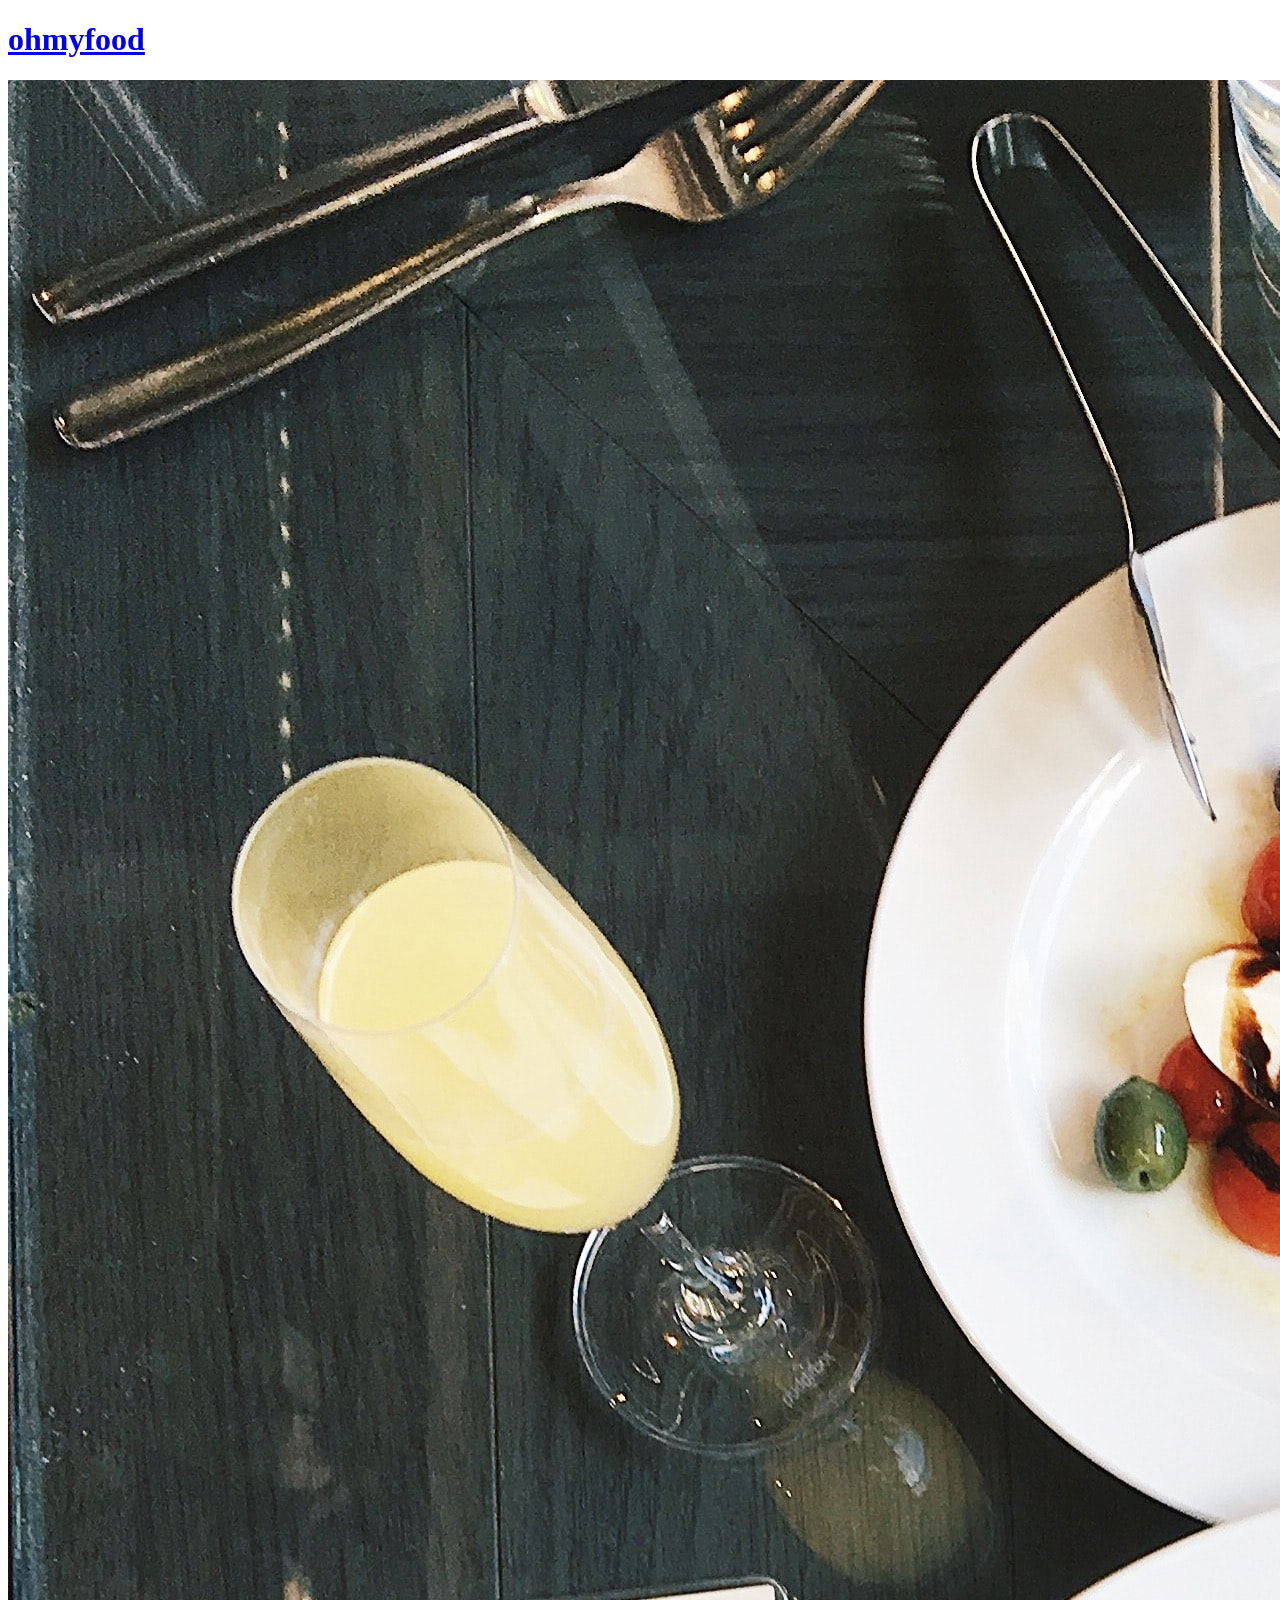
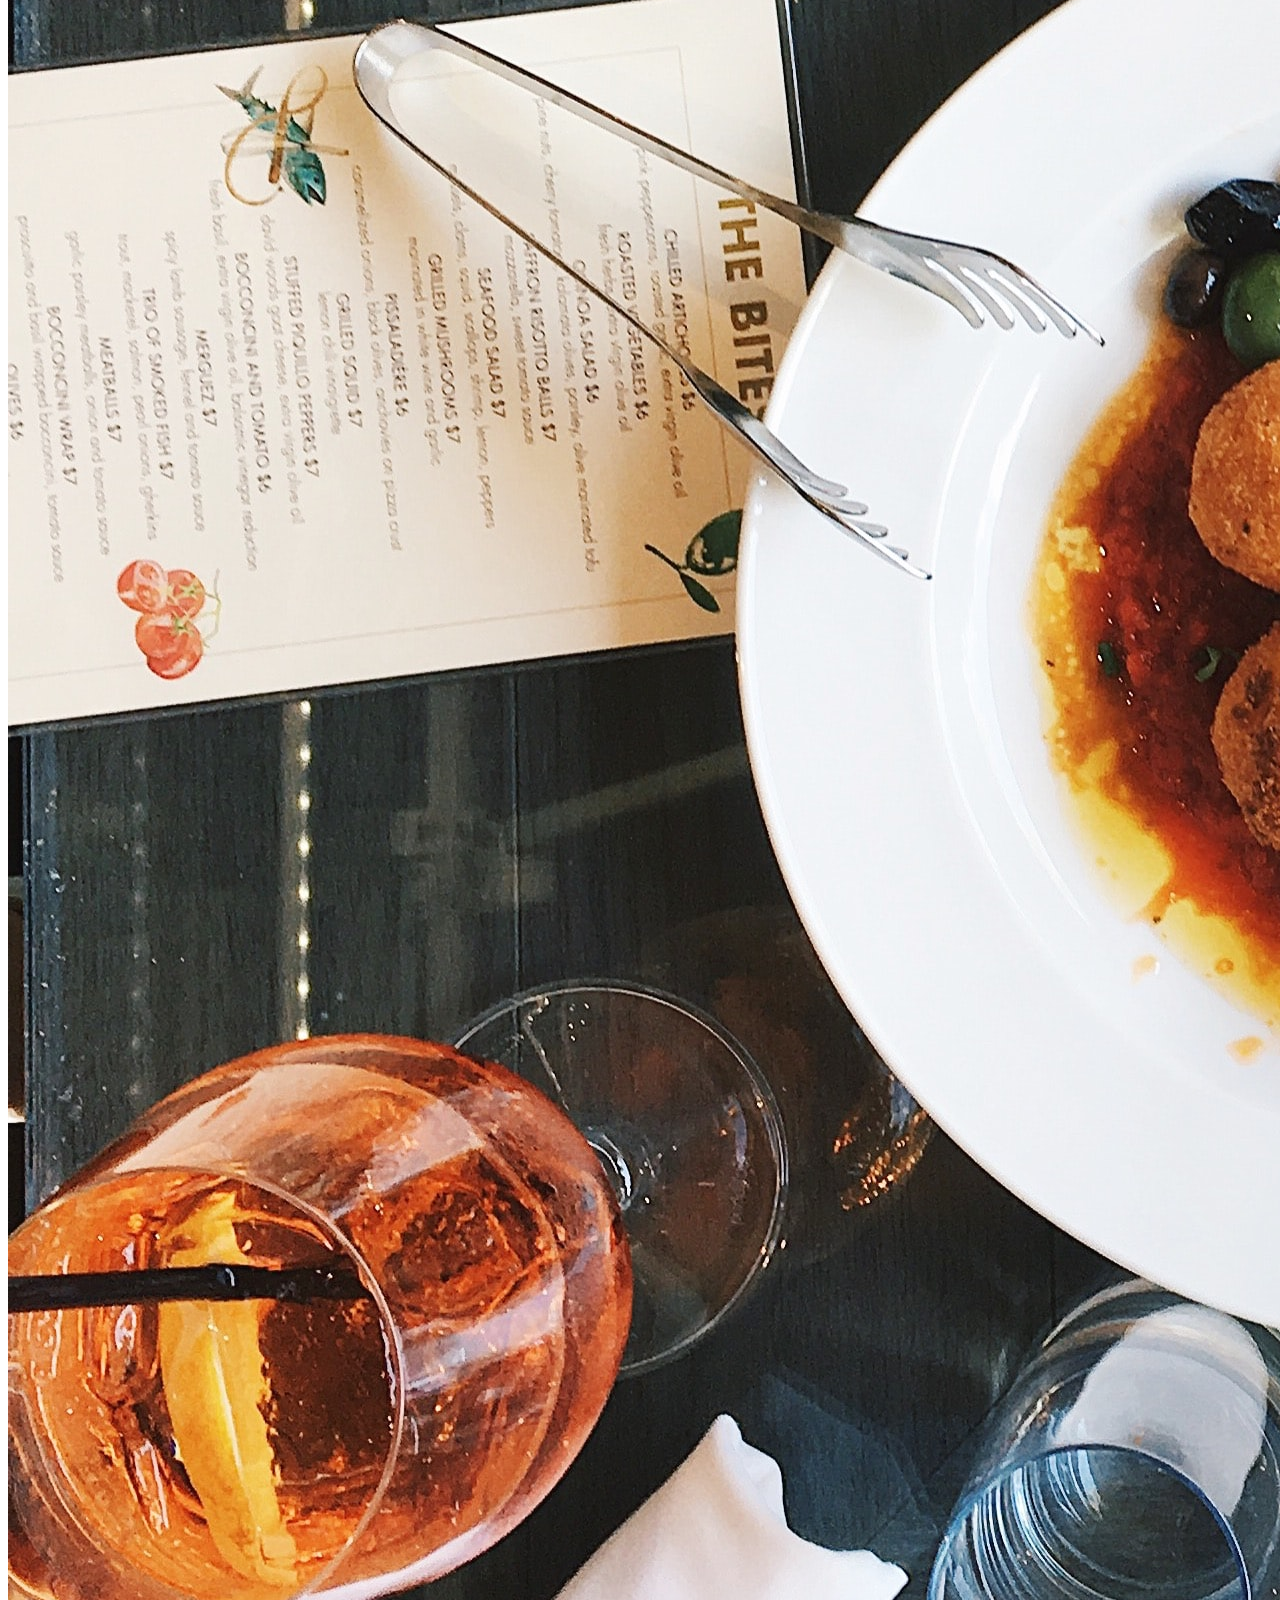
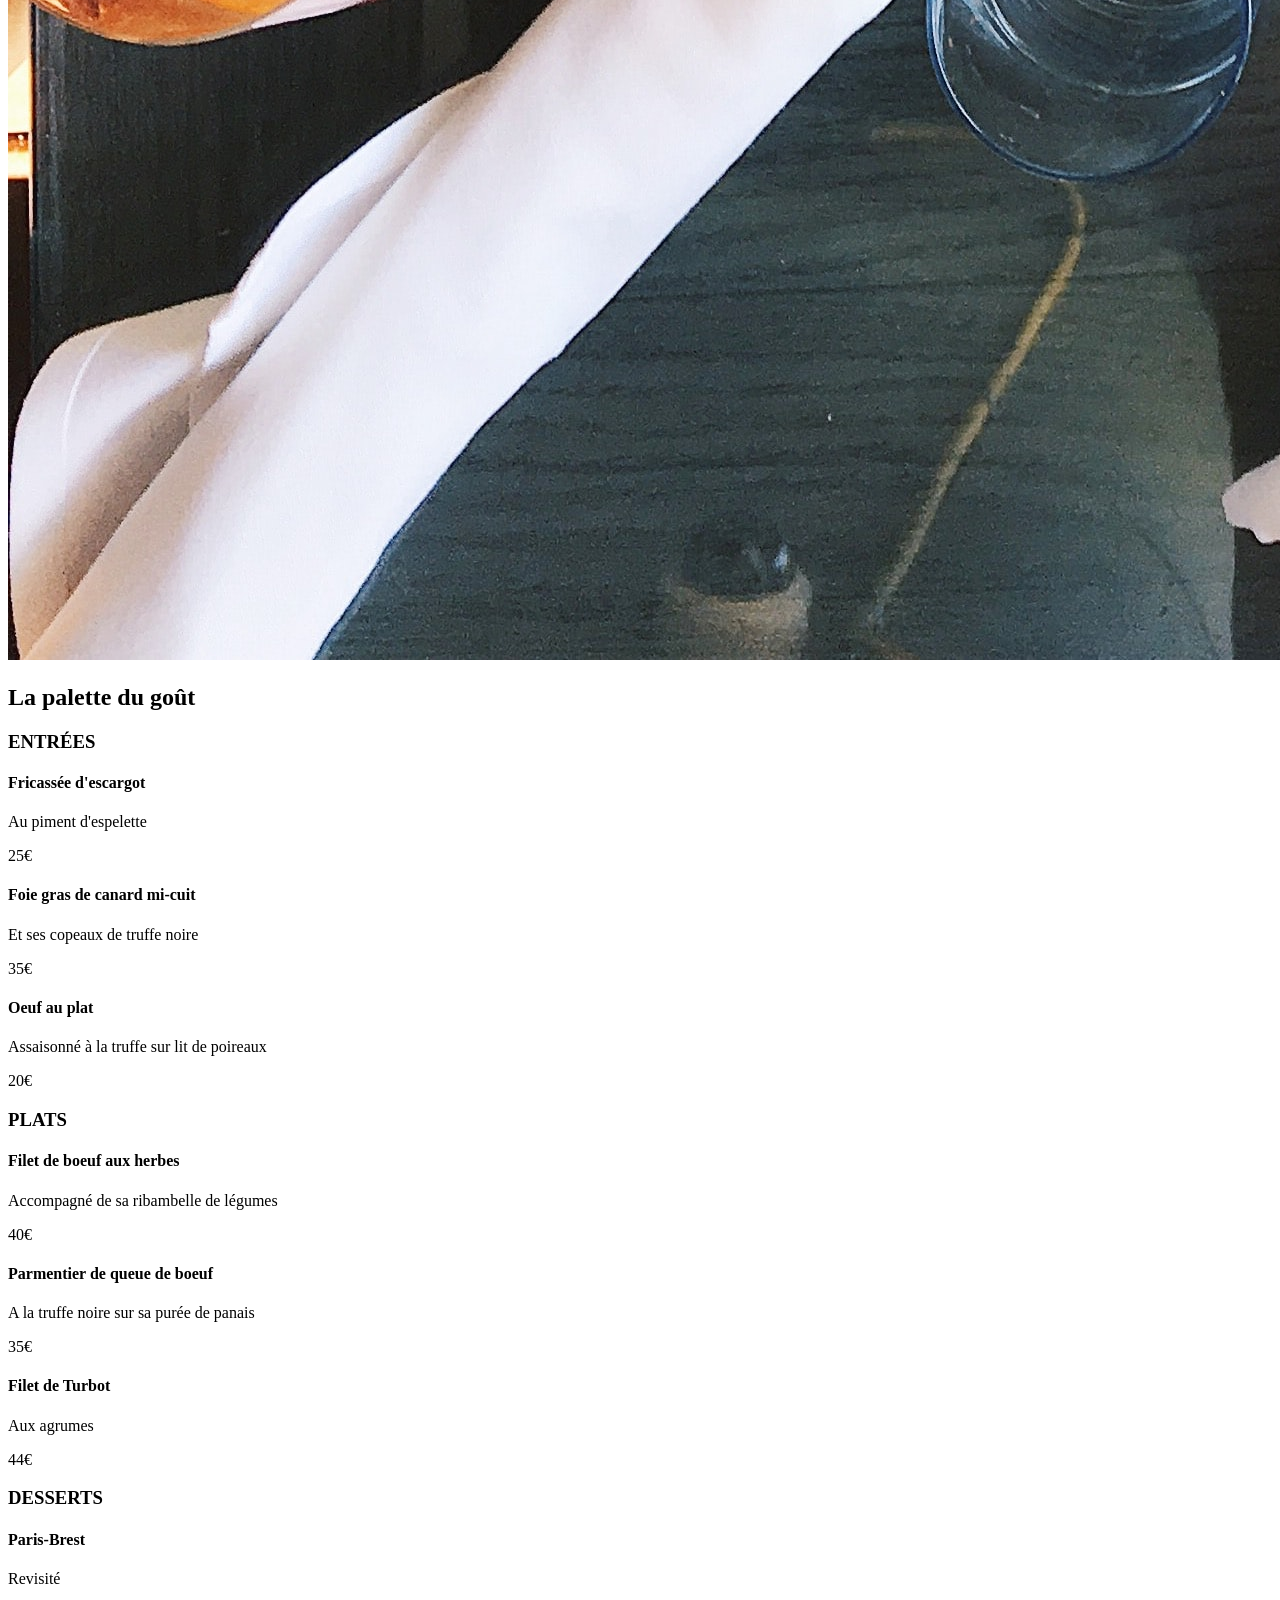
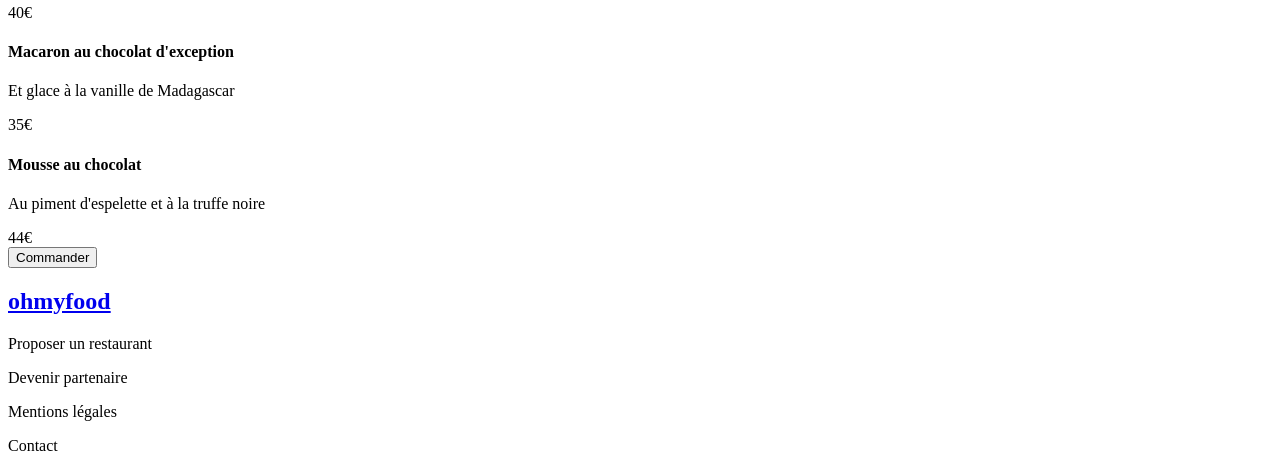
<file: assets/sass/Pages/resto-2.html>
<!DOCTYPE html>
<html lang="en">
<head>
    <meta charset="UTF-8">
    <meta http-equiv="X-UA-Compatible" content="IE=edge">
    <meta name="viewport" content="width=device-width, initial-scale=1.0">
    <title>Document</title>
</head>
<body id="resto">
    <a href="index.html">
        <header>
            <h1>ohmyfood</h1>
        </header>
    </a>

    <div class="hight">
        <img src="../themes/restaurants/img_2.jpg" alt="">
    </div>
    <div class="title">
        <h2>La palette du goût</h2>
    </div>

    <main class="menus__resto">
        <section class="menus">
            <div class="menus__family">
                <h3>ENTRÉES</h3>
                <div class="menu__family__list">
                    <div class="menu_item">
                        <div class="menu-item__description">
                            <h4>Fricassée d'escargot</h4>
                            <p>Au piment d'espelette</p>
                        </div>
                        <span class="menu-item__price">25€</span>
                        <div class="menu-item__check">
                            <i class="fas fa-check"></i>
                        </div>
                    </div>  
                    <div class="menu_item">
                        <div class="menu-item__description">
                     <h4>Foie gras de canard mi-cuit</h4>
                      <p>Et ses copeaux de truffe noire</p>
                        </div>
                        <span class="menu-item__price">35€</span>
                        <div class="menu-item__check">
                            <i class="fas fa-check"></i>
                    </div>          
                    </div>
                    <div class="menu_item">
                    <div class="menu-item__description">
                  <h4>Oeuf au plat</h4>
                  <p>Assaisonné à la truffe sur lit de poireaux</p>
                 </div>
                 <span class="menu-item__price">20€</span>
                 <div class="menu-item__check">
                     <i class="fas fa-check"></i>
                 </div>
                    </div>
                </div>
            </div>
            <div class="menus__family">
              <h3>PLATS</h3>
              <div class="menu__family__list">
                <div class="menu_item">
                    <div class="menu-item__description">
                        <h4>Filet de boeuf aux herbes</h4>
                <p>Accompagné de sa ribambelle de légumes</p>
            </div>
            <span class="menu-item__price">40€</span>
                 <div class="menu-item__check">
                     <i class="fas fa-check"></i>
                 </div>
                </div>
                <div class="menu_item">
                    <div class="menu-item__description">
                        <h4>Parmentier de queue de boeuf</h4>
                <p>A la truffe noire sur sa purée de panais</p>
                    </div>
                    <span class="menu-item__price">35€</span>
                 <div class="menu-item__check">
                     <i class="fas fa-check"></i>
                 </div>
                </div>
                <div class="menu_item">
                    <div class="menu-item__description">
                        <h4>Filet de Turbot</h4>
                <p>Aux agrumes</p>
                    </div>
                    <span class="menu-item__price">44€</span>
                 <div class="menu-item__check">
                    <i class="fas fa-check"></i>
                 </div>
                </div>
              </div>
            </div>

            <div class="menus__family">
                <h3>DESSERTS</h3>
                <div class="menu__family__list">
                  <div class="menu_item">
                      <div class="menu-item__description">
                          <h4>Paris-Brest</h4>
                  <p>Revisité</p>
              </div>
              <span class="menu-item__price">40€</span>
                   <div class="menu-item__check">
                       <i class="fas fa-check"></i>
                   </div>
                  </div>
                  <div class="menu_item">
                      <div class="menu-item__description">
                          <h4>Macaron au chocolat d'exception</h4>
                  <p>Et glace à la vanille de Madagascar</p>
                      </div>
                      <span class="menu-item__price">35€</span>
                   <div class="menu-item__check">
                       <i class="fas fa-check"></i>
                   </div>
                  </div>
                  <div class="menu_item">
                      <div class="menu-item__description">
                          <h4>Mousse au chocolat</h4>
                  <p>Au piment d'espelette et à la truffe noire</p>
                      </div>
                      <span class="menu-item__price">44€</span>
                   <div class="menu-item__check">
                      <i class="fas fa-check"></i>
                   </div>
                  </div>
                </div>
              </div>
         </section>

         <section class="order">
            <button>Commander</button>
        </section>
    </main>
    <footer>
        <a href="#" class="footer-title">
            <h2>ohmyfood</h2>
        </a>
        <p>
          <i class="fas fa-utensils"></i>
           Proposer un restaurant
        </p>
        <p>
          <i class="fas fa-hands-helping"></i>
           Devenir partenaire
        </p>
        <p>Mentions légales</p>
        <p>
        <a>Contact</a>
        </p>
       </footer>

    
</body>
</html>
</file>
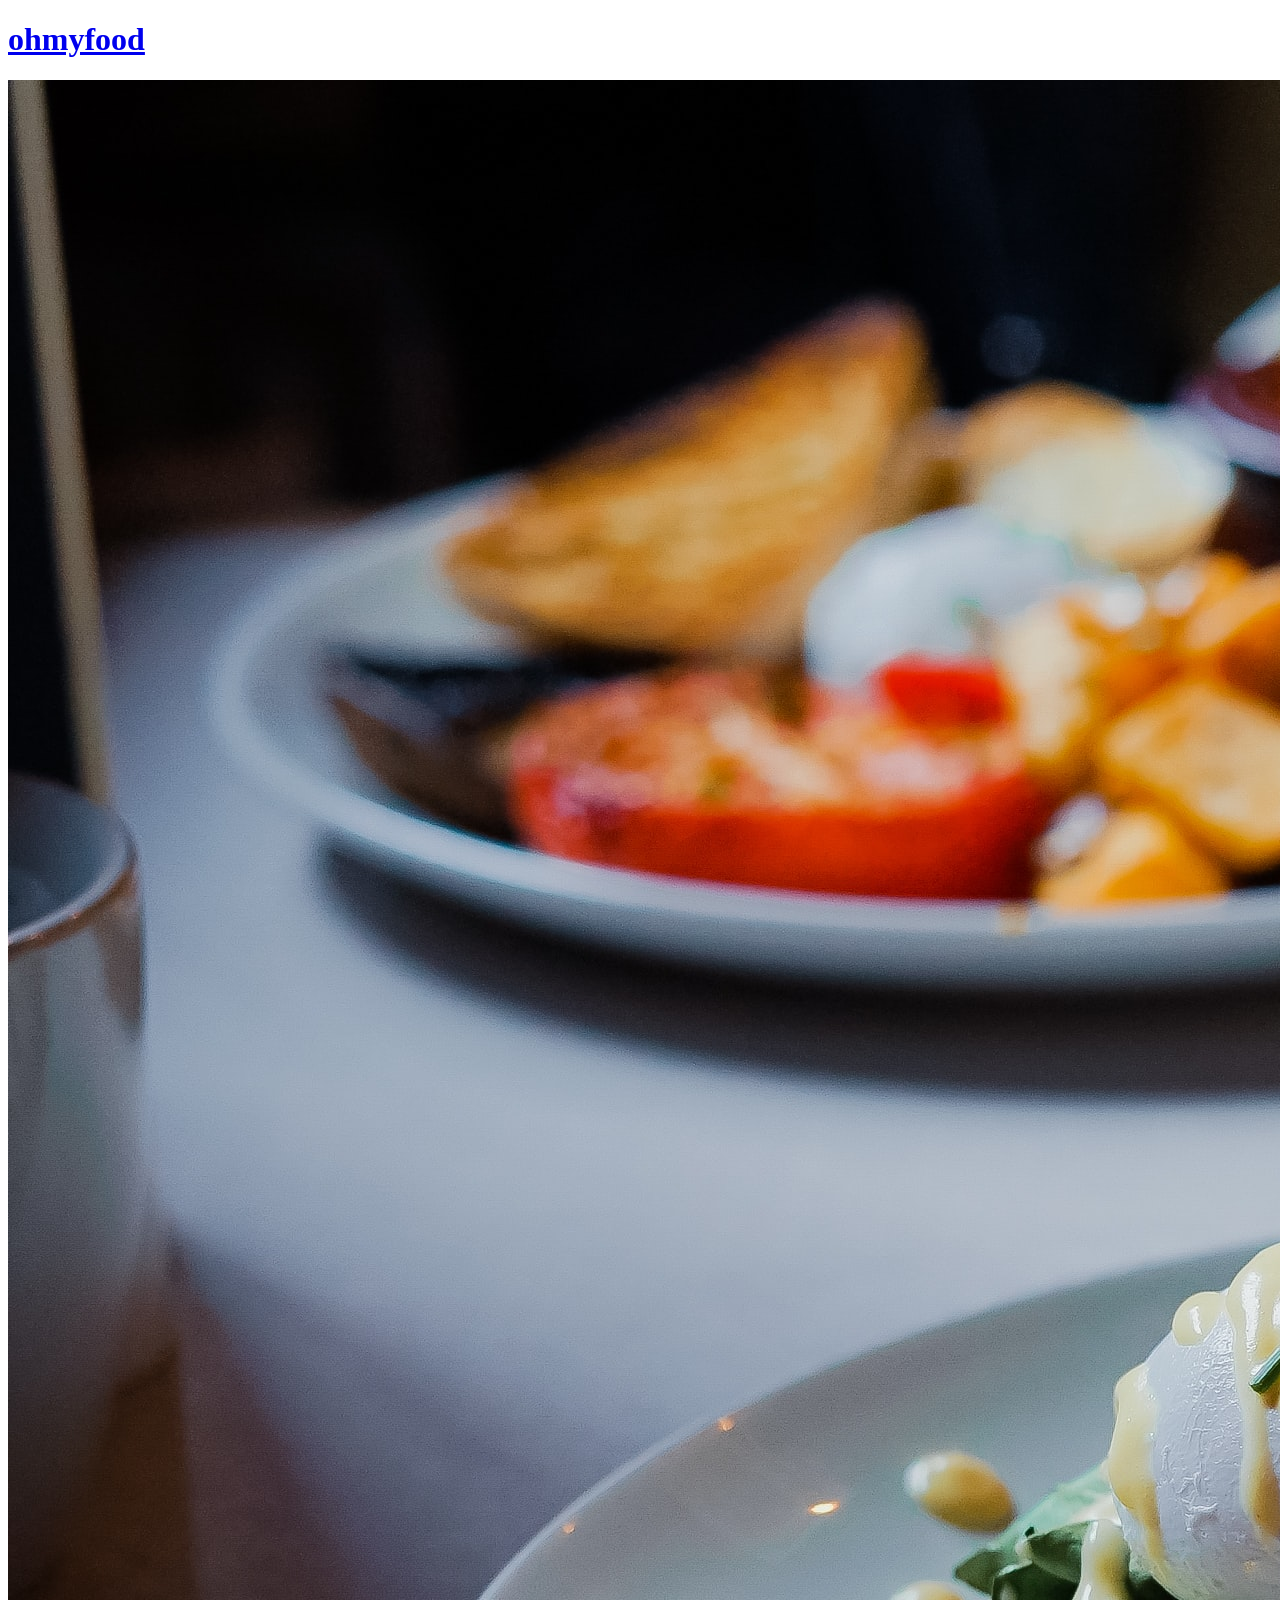
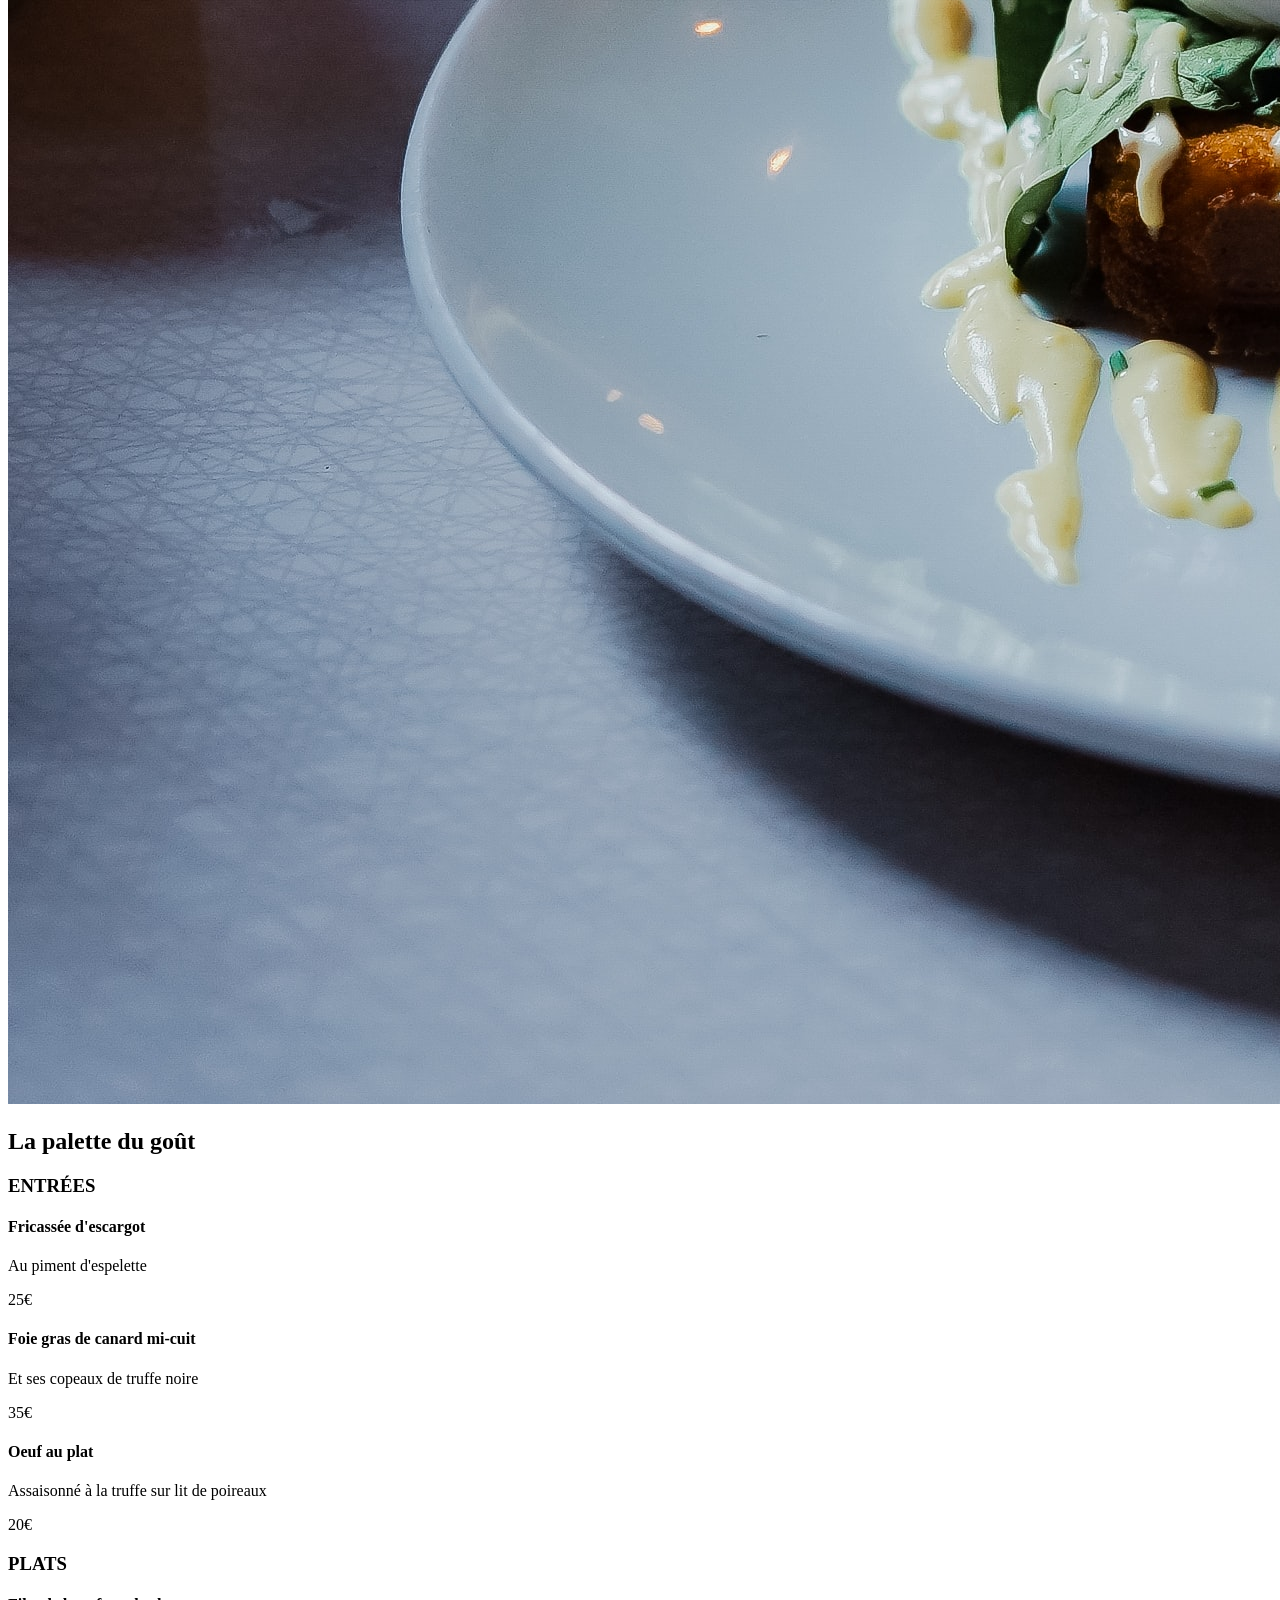
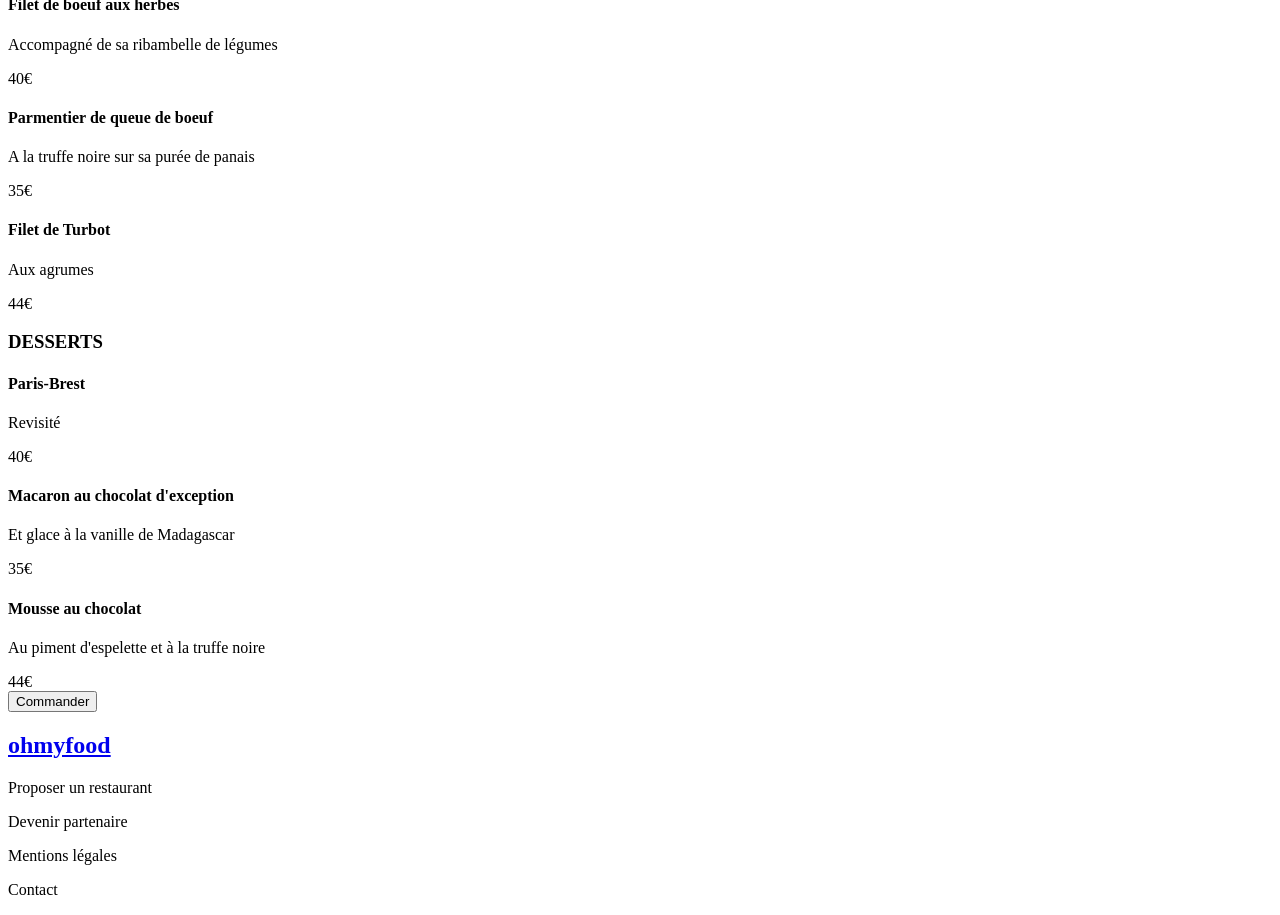
<file: assets/sass/Pages/resto-3.html>
<!DOCTYPE html>
<html lang="en">
<head>
    <meta charset="UTF-8">
    <meta http-equiv="X-UA-Compatible" content="IE=edge">
    <meta name="viewport" content="width=device-width, initial-scale=1.0">
    <title>Document</title>
</head>
<body id="resto">
    <a href="index.html">
        <header>
            <h1>ohmyfood</h1>
        </header>
    </a>

    <div class="hight">
        <img src="../themes/restaurants/img_3.jpg" alt="">
    </div>
    <div class="title">
        <h2>La palette du goût</h2>
    </div>

    <main class="menus__resto">
        <section class="menus">
            <div class="menus__family">
                <h3>ENTRÉES</h3>
                <div class="menu__family__list">
                    <div class="menu_item">
                        <div class="menu-item__description">
                            <h4>Fricassée d'escargot</h4>
                            <p>Au piment d'espelette</p>
                        </div>
                        <span class="menu-item__price">25€</span>
                        <div class="menu-item__check">
                            <i class="fas fa-check"></i>
                        </div>
                    </div>  
                    <div class="menu_item">
                        <div class="menu-item__description">
                     <h4>Foie gras de canard mi-cuit</h4>
                      <p>Et ses copeaux de truffe noire</p>
                        </div>
                        <span class="menu-item__price">35€</span>
                        <div class="menu-item__check">
                            <i class="fas fa-check"></i>
                    </div>          
                    </div>
                    <div class="menu_item">
                    <div class="menu-item__description">
                  <h4>Oeuf au plat</h4>
                  <p>Assaisonné à la truffe sur lit de poireaux</p>
                 </div>
                 <span class="menu-item__price">20€</span>
                 <div class="menu-item__check">
                     <i class="fas fa-check"></i>
                 </div>
                    </div>
                </div>
            </div>
            <div class="menus__family">
              <h3>PLATS</h3>
              <div class="menu__family__list">
                <div class="menu_item">
                    <div class="menu-item__description">
                        <h4>Filet de boeuf aux herbes</h4>
                <p>Accompagné de sa ribambelle de légumes</p>
            </div>
            <span class="menu-item__price">40€</span>
                 <div class="menu-item__check">
                     <i class="fas fa-check"></i>
                 </div>
                </div>
                <div class="menu_item">
                    <div class="menu-item__description">
                        <h4>Parmentier de queue de boeuf</h4>
                <p>A la truffe noire sur sa purée de panais</p>
                    </div>
                    <span class="menu-item__price">35€</span>
                 <div class="menu-item__check">
                     <i class="fas fa-check"></i>
                 </div>
                </div>
                <div class="menu_item">
                    <div class="menu-item__description">
                        <h4>Filet de Turbot</h4>
                <p>Aux agrumes</p>
                    </div>
                    <span class="menu-item__price">44€</span>
                 <div class="menu-item__check">
                    <i class="fas fa-check"></i>
                 </div>
                </div>
              </div>
            </div>

            <div class="menus__family">
                <h3>DESSERTS</h3>
                <div class="menu__family__list">
                  <div class="menu_item">
                      <div class="menu-item__description">
                          <h4>Paris-Brest</h4>
                  <p>Revisité</p>
              </div>
              <span class="menu-item__price">40€</span>
                   <div class="menu-item__check">
                       <i class="fas fa-check"></i>
                   </div>
                  </div>
                  <div class="menu_item">
                      <div class="menu-item__description">
                          <h4>Macaron au chocolat d'exception</h4>
                  <p>Et glace à la vanille de Madagascar</p>
                      </div>
                      <span class="menu-item__price">35€</span>
                   <div class="menu-item__check">
                       <i class="fas fa-check"></i>
                   </div>
                  </div>
                  <div class="menu_item">
                      <div class="menu-item__description">
                          <h4>Mousse au chocolat</h4>
                  <p>Au piment d'espelette et à la truffe noire</p>
                      </div>
                      <span class="menu-item__price">44€</span>
                   <div class="menu-item__check">
                      <i class="fas fa-check"></i>
                   </div>
                  </div>
                </div>
              </div>
         </section>
         <section class="order">
            <button>Commander</button>
        </section>
    </main>
    <footer>
        <a href="#" class="footer-title">
            <h2>ohmyfood</h2>
        </a>
        <p>
          <i class="fas fa-utensils"></i>
           Proposer un restaurant
        </p>
        <p>
          <i class="fas fa-hands-helping"></i>
           Devenir partenaire
        </p>
        <p>Mentions légales</p>
        <p>
        <a>Contact</a>
        </p>
    </footer>
    
</body>
</html>
</file>
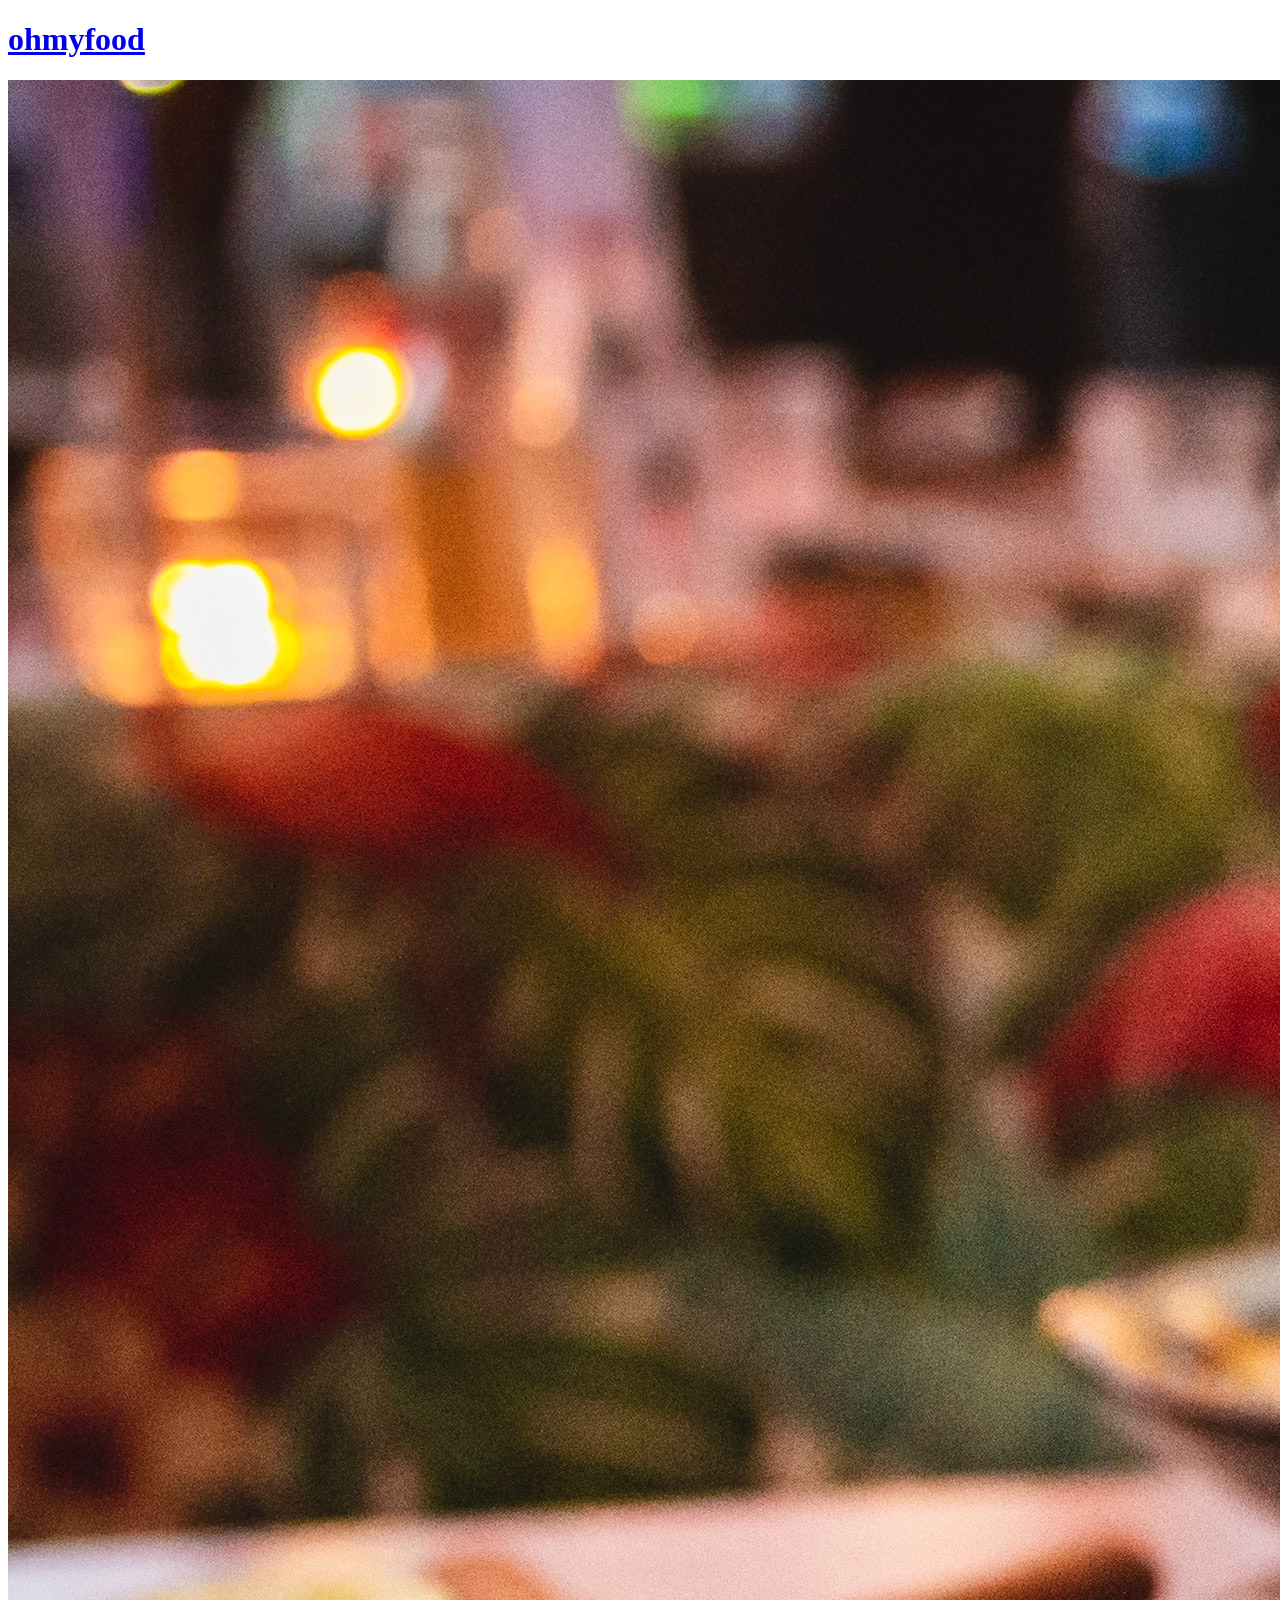
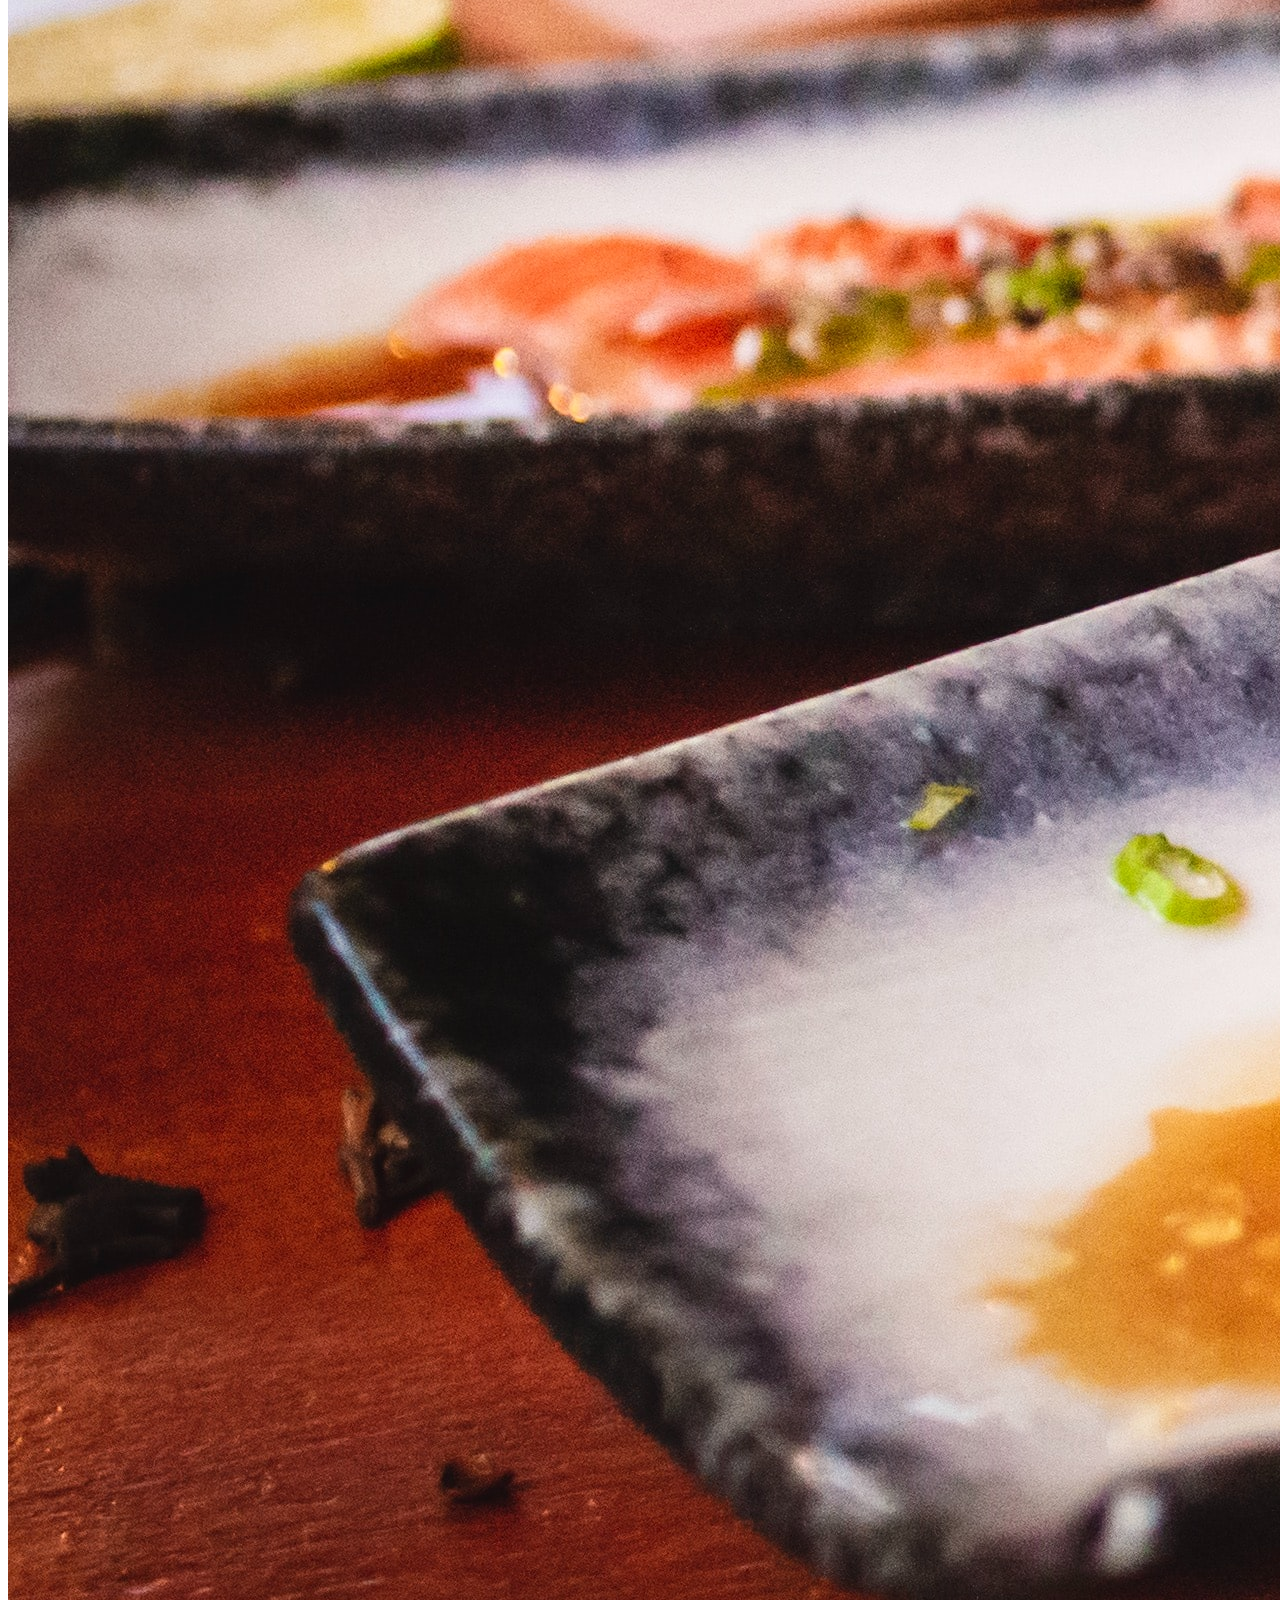
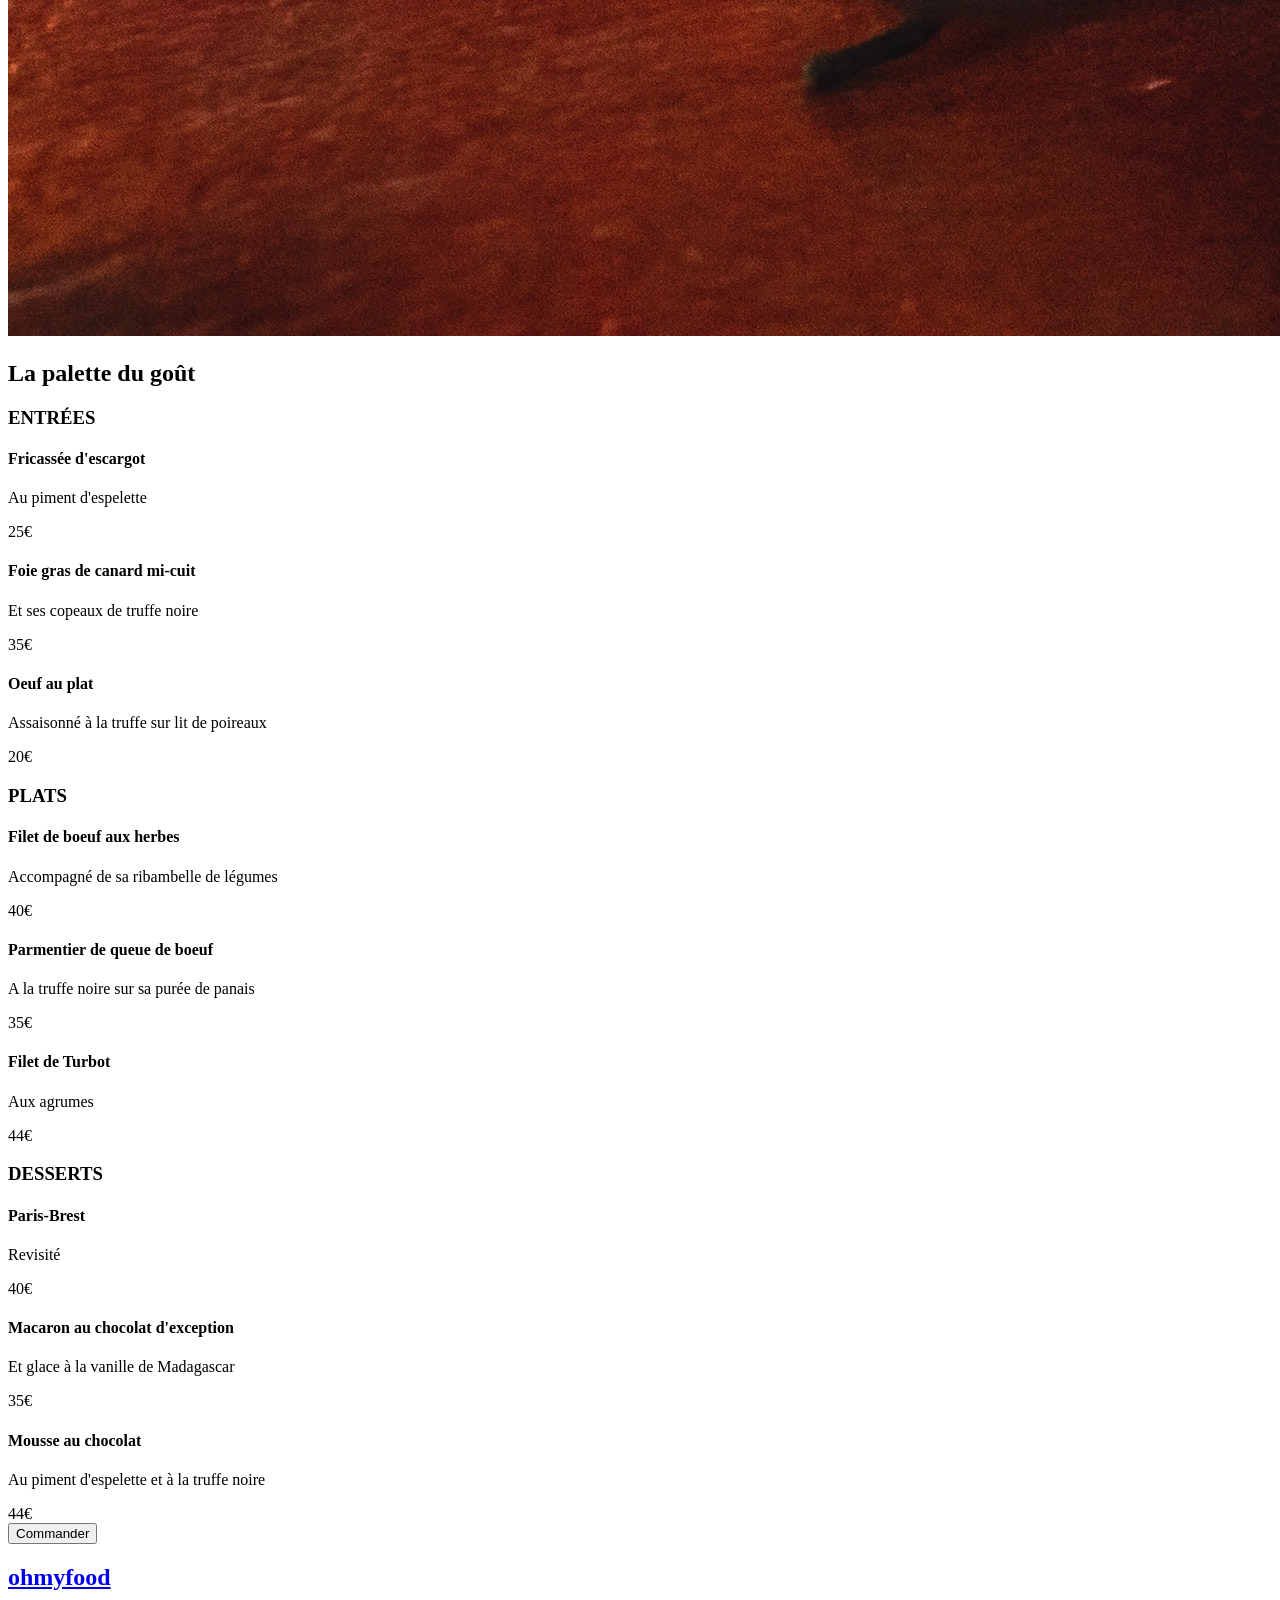
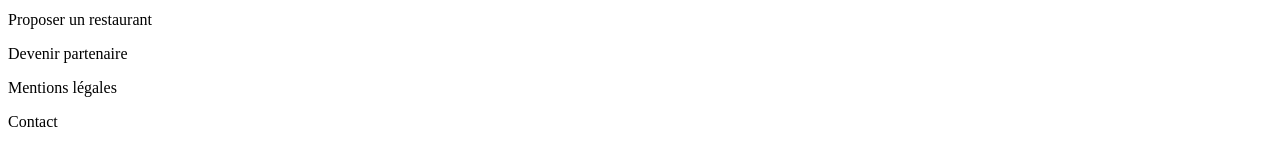
<file: assets/sass/Pages/resto-4.html>
<!DOCTYPE html>
<html lang="en">
<head>
    <meta charset="UTF-8">
    <meta http-equiv="X-UA-Compatible" content="IE=edge">
    <meta name="viewport" content="width=device-width, initial-scale=1.0">
    <title>Document</title>
</head>
<body id="resto">
    <a href="index.html">
        <header>
            <h1>ohmyfood</h1>
        </header>
    </a>

    <div class="hight">
        <img src="../themes/restaurants/img_4.jpg" alt="">
    </div>
    <div class="title">
        <h2>La palette du goût</h2>
    </div>

    <main class="menus__resto">
        <section class="menus">
            <div class="menus__family">
                <h3>ENTRÉES</h3>
                <div class="menu__family__list">
                    <div class="menu_item">
                        <div class="menu-item__description">
                            <h4>Fricassée d'escargot</h4>
                            <p>Au piment d'espelette</p>
                        </div>
                        <span class="menu-item__price">25€</span>
                        <div class="menu-item__check">
                            <i class="fas fa-check"></i>
                        </div>
                    </div>  
                    <div class="menu_item">
                        <div class="menu-item__description">
                     <h4>Foie gras de canard mi-cuit</h4>
                      <p>Et ses copeaux de truffe noire</p>
                        </div>
                        <span class="menu-item__price">35€</span>
                        <div class="menu-item__check">
                            <i class="fas fa-check"></i>
                    </div>          
                    </div>
                    <div class="menu_item">
                    <div class="menu-item__description">
                  <h4>Oeuf au plat</h4>
                  <p>Assaisonné à la truffe sur lit de poireaux</p>
                 </div>
                 <span class="menu-item__price">20€</span>
                 <div class="menu-item__check">
                     <i class="fas fa-check"></i>
                 </div>
                    </div>
                </div>
            </div>
            <div class="menus__family">
              <h3>PLATS</h3>
              <div class="menu__family__list">
                <div class="menu_item">
                    <div class="menu-item__description">
                        <h4>Filet de boeuf aux herbes</h4>
                <p>Accompagné de sa ribambelle de légumes</p>
            </div>
            <span class="menu-item__price">40€</span>
                 <div class="menu-item__check">
                     <i class="fas fa-check"></i>
                 </div>
                </div>
                <div class="menu_item">
                    <div class="menu-item__description">
                        <h4>Parmentier de queue de boeuf</h4>
                <p>A la truffe noire sur sa purée de panais</p>
                    </div>
                    <span class="menu-item__price">35€</span>
                 <div class="menu-item__check">
                     <i class="fas fa-check"></i>
                 </div>
                </div>
                <div class="menu_item">
                    <div class="menu-item__description">
                        <h4>Filet de Turbot</h4>
                <p>Aux agrumes</p>
                    </div>
                    <span class="menu-item__price">44€</span>
                 <div class="menu-item__check">
                    <i class="fas fa-check"></i>
                 </div>
                </div>
              </div>
            </div>

            <div class="menus__family">
                <h3>DESSERTS</h3>
                <div class="menu__family__list">
                  <div class="menu_item">
                      <div class="menu-item__description">
                          <h4>Paris-Brest</h4>
                  <p>Revisité</p>
              </div>
              <span class="menu-item__price">40€</span>
                   <div class="menu-item__check">
                       <i class="fas fa-check"></i>
                   </div>
                  </div>
                  <div class="menu_item">
                      <div class="menu-item__description">
                          <h4>Macaron au chocolat d'exception</h4>
                  <p>Et glace à la vanille de Madagascar</p>
                      </div>
                      <span class="menu-item__price">35€</span>
                   <div class="menu-item__check">
                       <i class="fas fa-check"></i>
                   </div>
                  </div>
                  <div class="menu_item">
                      <div class="menu-item__description">
                          <h4>Mousse au chocolat</h4>
                  <p>Au piment d'espelette et à la truffe noire</p>
                      </div>
                      <span class="menu-item__price">44€</span>
                   <div class="menu-item__check">
                      <i class="fas fa-check"></i>
                   </div>
                  </div>
                </div>
              </div>
        </section>
        <section class="order">
            <button>Commander</button>
        </section>
    </main>
    <footer>
        <a href="#" class="footer-title">
            <h2>ohmyfood</h2>
        </a>
        <p>
          <i class="fas fa-utensils"></i>
           Proposer un restaurant
        </p>
        <p>
          <i class="fas fa-hands-helping"></i>
           Devenir partenaire
        </p>
        <p>Mentions légales</p>
        <p>
        <a>Contact</a>
        </p>
       </footer>
    
</body>
</html>
</file>
<file: css/main.css>
/*! normalize.css v8.0.1 | MIT License | github.com/necolas/normalize.css */
/* Document
   ========================================================================== */
/**
 * 1. Correct the line height in all browsers.
 * 2. Prevent adjustments of font size after orientation changes in iOS.
 */
html {
  line-height: 1.15; /* 1 */
  -webkit-text-size-adjust: 100%; /* 2 */
}

/* Sections
   ========================================================================== */
/**
 * Remove the margin in all browsers.
 */
body {
  margin: 0;
}

/**
 * Render the `main` element consistently in IE.
 */
main {
  display: block;
}

/**
 * Correct the font size and margin on `h1` elements within `section` and
 * `article` contexts in Chrome, Firefox, and Safari.
 */
h1 {
  font-size: 2em;
  margin: 0.67em 0;
}

/* Grouping content
   ========================================================================== */
/**
 * 1. Add the correct box sizing in Firefox.
 * 2. Show the overflow in Edge and IE.
 */
hr {
  box-sizing: content-box; /* 1 */
  height: 0; /* 1 */
  overflow: visible; /* 2 */
}

/**
 * 1. Correct the inheritance and scaling of font size in all browsers.
 * 2. Correct the odd `em` font sizing in all browsers.
 */
pre {
  font-family: monospace, monospace; /* 1 */
  font-size: 1em; /* 2 */
}

/* Text-level semantics
   ========================================================================== */
/**
 * Remove the gray background on active links in IE 10.
 */
a {
  background-color: transparent;
}

/**
 * 1. Remove the bottom border in Chrome 57-
 * 2. Add the correct text decoration in Chrome, Edge, IE, Opera, and Safari.
 */
abbr[title] {
  border-bottom: none; /* 1 */
  text-decoration: underline; /* 2 */
  text-decoration: underline dotted; /* 2 */
}

/**
 * Add the correct font weight in Chrome, Edge, and Safari.
 */
b,
strong {
  font-weight: bolder;
}

/**
 * 1. Correct the inheritance and scaling of font size in all browsers.
 * 2. Correct the odd `em` font sizing in all browsers.
 */
code,
kbd,
samp {
  font-family: monospace, monospace; /* 1 */
  font-size: 1em; /* 2 */
}

/**
 * Add the correct font size in all browsers.
 */
small {
  font-size: 80%;
}

/**
 * Prevent `sub` and `sup` elements from affecting the line height in
 * all browsers.
 */
sub,
sup {
  font-size: 75%;
  line-height: 0;
  position: relative;
  vertical-align: baseline;
}

sub {
  bottom: -0.25em;
}

sup {
  top: -0.5em;
}

/* Embedded content
   ========================================================================== */
/**
 * Remove the border on images inside links in IE 10.
 */
img {
  border-style: none;
}

/* Forms
   ========================================================================== */
/**
 * 1. Change the font styles in all browsers.
 * 2. Remove the margin in Firefox and Safari.
 */
button,
input,
optgroup,
select,
textarea {
  font-family: inherit; /* 1 */
  font-size: 100%; /* 1 */
  line-height: 1.15; /* 1 */
  margin: 0; /* 2 */
}

/**
 * Show the overflow in IE.
 * 1. Show the overflow in Edge.
 */
button,
input { /* 1 */
  overflow: visible;
}

/**
 * Remove the inheritance of text transform in Edge, Firefox, and IE.
 * 1. Remove the inheritance of text transform in Firefox.
 */
button,
select { /* 1 */
  text-transform: none;
}

/**
 * Correct the inability to style clickable types in iOS and Safari.
 */
button,
[type=button],
[type=reset],
[type=submit] {
  -webkit-appearance: button;
}

/**
 * Remove the inner border and padding in Firefox.
 */
button::-moz-focus-inner,
[type=button]::-moz-focus-inner,
[type=reset]::-moz-focus-inner,
[type=submit]::-moz-focus-inner {
  border-style: none;
  padding: 0;
}

/**
 * Restore the focus styles unset by the previous rule.
 */
button:-moz-focusring,
[type=button]:-moz-focusring,
[type=reset]:-moz-focusring,
[type=submit]:-moz-focusring {
  outline: 1px dotted ButtonText;
}

/**
 * Correct the padding in Firefox.
 */
fieldset {
  padding: 0.35em 0.75em 0.625em;
}

/**
 * 1. Correct the text wrapping in Edge and IE.
 * 2. Correct the color inheritance from `fieldset` elements in IE.
 * 3. Remove the padding so developers are not caught out when they zero out
 *    `fieldset` elements in all browsers.
 */
legend {
  box-sizing: border-box; /* 1 */
  color: inherit; /* 2 */
  display: table; /* 1 */
  max-width: 100%; /* 1 */
  padding: 0; /* 3 */
  white-space: normal; /* 1 */
}

/**
 * Add the correct vertical alignment in Chrome, Firefox, and Opera.
 */
progress {
  vertical-align: baseline;
}

/**
 * Remove the default vertical scrollbar in IE 10+.
 */
textarea {
  overflow: auto;
}

/**
 * 1. Add the correct box sizing in IE 10.
 * 2. Remove the padding in IE 10.
 */
[type=checkbox],
[type=radio] {
  box-sizing: border-box; /* 1 */
  padding: 0; /* 2 */
}

/**
 * Correct the cursor style of increment and decrement buttons in Chrome.
 */
[type=number]::-webkit-inner-spin-button,
[type=number]::-webkit-outer-spin-button {
  height: auto;
}

/**
 * 1. Correct the odd appearance in Chrome and Safari.
 * 2. Correct the outline style in Safari.
 */
[type=search] {
  -webkit-appearance: textfield; /* 1 */
  outline-offset: -2px; /* 2 */
}

/**
 * Remove the inner padding in Chrome and Safari on macOS.
 */
[type=search]::-webkit-search-decoration {
  -webkit-appearance: none;
}

/**
 * 1. Correct the inability to style clickable types in iOS and Safari.
 * 2. Change font properties to `inherit` in Safari.
 */
::-webkit-file-upload-button {
  -webkit-appearance: button; /* 1 */
  font: inherit; /* 2 */
}

/* Interactive
   ========================================================================== */
/*
 * Add the correct display in Edge, IE 10+, and Firefox.
 */
details {
  display: block;
}

/*
 * Add the correct display in all browsers.
 */
summary {
  display: list-item;
}

/* Misc
   ========================================================================== */
/**
 * Add the correct display in IE 10+.
 */
template {
  display: none;
}

/**
 * Add the correct display in IE 10.
 */
[hidden] {
  display: none;
}

.btn-primary {
  color: white;
  font-weight: 300;
  font-size: 24px;
  padding: 16px 32px;
  border: none;
  border-radius: 32px;
  transition: transform 200ms;
  margin-top: 16px;
  cursor: pointer;
  box-shadow: 2px 1px 8px -3px #7e7e7e;
  background-image: linear-gradient(to top, rgba(147, 86, 220, 0.9), rgba(255, 121, 218, 0.9));
  font-size: 16px;
  box-shadow: 0px 5px 10px 0px rgba(0, 0, 0, 0.38);
}
.btn-primary .button {
  transform: scale(1.02);
  opacity: 0.9;
}

header {
  width: 100%;
  min-width: 320px;
  padding: 21px 0;
  background-color: #fff;
}

.city {
  display: flex;
  align-items: center;
  justify-content: center;
  gap: 16px;
  background-color: #EFEFEF;
  text-align: center;
  padding: 8px;
  box-shadow: inset 0 8px 8px -10px rgba(0, 0, 0, 0.5);
}
.city i {
  font-size: 24px;
}
.city h2 {
  font-size: 16px;
}

/*EXPLORER*/
.explorer {
  background-color: #f3f3f3;
  text-align: center;
  padding-top: 35px;
  padding-bottom: 55px;
}
.explorer h2 {
  font-size: 26px;
}
.explorer p {
  font-size: 16px;
  margin-top: 10px;
}

.menus {
  background-color: #f3f3f3;
  padding-bottom: 40px;
}
.menus .restaurants {
  margin-bottom: 10px;
  padding-top: 35px;
}
.menus .menus__cards {
  display: grid;
  grid-template-columns: repeat(1, 1fr);
  gap: 30px;
  width: 90%;
  margin: auto;
}
.menus .menus__cards .card.new {
  position: relative;
}
.menus .menus__cards .card.new::before {
  content: "Nouveau";
  position: absolute;
  height: 32px;
  width: 80px;
  background-color: #99e2d0;
  color: #1b6150;
  display: grid;
  place-items: center;
  right: 16px;
  top: 16px;
}
.menus .menus__cards .card .card__img {
  width: 100%;
  height: 230px;
  border-radius: 16px 16px 0 0;
  background-size: cover;
  background-position: center;
  object-fit: cover;
}
.menus .menus__cards .card .card__description {
  border-radius: 0 0 16px 16px;
  box-shadow: 2px 1px 8px -3px #7e7e7e;
}
.menus .menus__cards .card .card__description h3,
.menus .menus__cards .card .card__description p {
  padding: 5px;
  margin-top: -5px;
}
.menus .menus__cards .card .card__description .card__description-heart {
  position: relative;
  bottom: 25px;
  background-color: white;
  border-radius: 0 0 16px 16px;
}
.menus .menus__cards .card .card__description .card__description-heart::before {
  display: inline-block;
  position: absolute;
  font-style: normal;
  font-variant: normal;
  text-rendering: auto;
  -webkit-font-smoothing: antialiased;
  font-family: "Font Awesome 5 Free";
  font-weight: 400;
  content: "\f004";
  font-size: 32px;
  right: 16px;
  top: 50%;
  transform: translateY(-50%);
  color: inherit;
  -webkit-background-clip: text;
  opacity: 1;
  transition: all 200ms ease-in-out;
}
.menus .menus__cards .card .card__description .card__description-heart::after {
  display: inline-block;
  position: absolute;
  font-style: normal;
  font-variant: normal;
  text-rendering: auto;
  -webkit-font-smoothing: antialiased;
  font-family: "Font Awesome 5 Free";
  font-weight: 900;
  content: "\f004";
  font-size: 32px;
  right: 16px;
  top: 50%;
  transform: translateY(-50%);
  color: transparent;
  -webkit-background-clip: text;
  opacity: 0;
  transition: all 200ms ease-in-out;
  background-image: linear-gradient(to top, rgb(147, 86, 220), rgb(255, 121, 218));
}
.menus .menus__cards .card .card__description .card__description-heart:hover::after {
  opacity: 1;
  transform: translateY(-50%) scale(1.1);
}

@media screen and (min-width: 700px) {
  .menus .menus__cards {
    grid-template-columns: repeat(2, 1fr);
  }
}
.tuto {
  counter-reset: steps;
}

@media screen and (min-width: 768px) {
  .tuto ol {
    display: flex;
    gap: 32px;
    margin-right: 70px;
  }
}
.tuto li {
  width: 95%;
  margin-bottom: inherit;
  position: relative;
  display: flex;
  align-items: center;
  background-color: #f6f6f6;
  padding: 18px 32px;
  flex-grow: 1;
  border-radius: 16px;
  box-shadow: 2px 1px 8px -3px #7e7e7e;
  font-weight: bold;
}

.tuto li::before {
  content: counter(steps);
  counter-increment: steps;
  color: white;
  background-color: #9356dc;
  width: 32px;
  height: 32px;
  display: grid;
  place-items: center;
  border-radius: 50%;
  position: absolute;
  top: 50%;
  left: -16px;
  transform: translateY(-50%);
}

.tuto li:hover {
  transform: scale(1.02);
  background-color: #f2eafb;
}

.tuto li:hover i::before {
  color: #9356dc;
}

.tuto li i.fas {
  font-weight: bold;
  margin-right: 16px;
  color: #7e7e7e;
  font-size: 24px;
}

footer {
  background-color: #353535;
  padding: 16px 32px;
  color: white;
  display: flex;
  flex-direction: column;
}
footer .footer-title {
  height: 25px;
  font-family: "Shrikhand";
  font-weight: bold;
  padding: 16px 0;
  margin-bottom: 10px;
}
footer p {
  padding: 4px;
  margin-left: 5px;
}
footer .fas {
  margin-right: 8px;
}

.logo {
  display: flex;
  justify-content: center;
  align-items: center;
  position: relative;
}
.logo img {
  height: 30px;
}

*,
::before,
::after {
  box-sizing: border-box;
}

body {
  background-color: #f6f6f6;
  margin: 0;
  font-family: "Roboto", sans-serif;
  margin-left: auto;
  margin-right: auto;
  max-width: 1440px;
}

main {
  background-color: #f6f6f6;
}

h1,
h2,
h3,
h4,
h5,
h6,
p {
  padding: 0;
  margin: 0;
}

.fonctionnement,
.restaurants {
  margin-left: 20px;
  padding-top: 30px;
}

a {
  text-decoration: none;
  color: inherit;
}

header {
  position: relative;
}
header .arrow {
  position: absolute;
  top: 35%;
  left: 0%;
  padding-left: 20px;
}

.hight img {
  display: block;
  width: 100%;
  height: 50%;
  object-fit: cover;
  object-position: center;
}

.title {
  position: relative;
  bottom: 60px;
}
.title h2 {
  font-family: "Shrikhand", "cursive";
  padding: 32px 16px;
  border-radius: 32px 32px 0 0;
  background-color: #f6f6f6;
}

.card__description-heart {
  position: relative;
  bottom: 25px;
  background-color: white;
  border-radius: 0 0 16px 16px;
  position: relative;
  bottom: 105px;
}
.card__description-heart::before {
  display: inline-block;
  position: absolute;
  font-style: normal;
  font-variant: normal;
  text-rendering: auto;
  -webkit-font-smoothing: antialiased;
  font-family: "Font Awesome 5 Free";
  font-weight: 400;
  content: "\f004";
  font-size: 32px;
  right: 16px;
  top: 50%;
  transform: translateY(-50%);
  color: inherit;
  -webkit-background-clip: text;
  opacity: 1;
  transition: all 200ms ease-in-out;
}
.card__description-heart::after {
  display: inline-block;
  position: absolute;
  font-style: normal;
  font-variant: normal;
  text-rendering: auto;
  -webkit-font-smoothing: antialiased;
  font-family: "Font Awesome 5 Free";
  font-weight: 900;
  content: "\f004";
  font-size: 32px;
  right: 16px;
  top: 50%;
  transform: translateY(-50%);
  color: transparent;
  -webkit-background-clip: text;
  opacity: 0;
  transition: all 200ms ease-in-out;
  background-image: linear-gradient(to top, rgb(147, 86, 220), rgb(255, 121, 218));
}
.card__description-heart:hover::after {
  opacity: 1;
  transform: translateY(-50%) scale(1.1);
}

.menu {
  width: 480px;
  max-width: 480px;
  margin: auto;
  position: relative;
  display: contents;
  background-color: #f6f6f6;
}
.menu h3 {
  font-weight: 400;
  position: relative;
  margin-bottom: 16px;
  color: #7e7e7e;
}
.menu h3::after {
  content: "";
  position: absolute;
  left: 0;
  top: 24px;
  width: 48px;
  height: 4px;
  background-color: #99e2d0;
}

.menu__family {
  margin-top: 5px;
  padding: 20px;
}

#menu_starter .menu__container:nth-child(1) {
  animation-delay: 400ms;
}
#menu_starter .menu__container:nth-child(2) {
  animation-delay: 500ms;
}
#menu_starter .menu__container:nth-child(3) {
  animation-delay: 600ms;
}
#menu_starter .menu__container:nth-child(4) {
  animation-delay: 700ms;
}
#menu_starter .menu__container:nth-child(5) {
  animation-delay: 800ms;
}

#menu_dish .menu__container:nth-child(1) {
  animation-delay: 700ms;
}
#menu_dish .menu__container:nth-child(2) {
  animation-delay: 800ms;
}
#menu_dish .menu__container:nth-child(3) {
  animation-delay: 900ms;
}
#menu_dish .menu__container:nth-child(4) {
  animation-delay: 1000ms;
}
#menu_dish .menu__container:nth-child(5) {
  animation-delay: 1100ms;
}

#menu_dessert .menu__container:nth-child(1) {
  animation-delay: 1000ms;
}
#menu_dessert .menu__container:nth-child(2) {
  animation-delay: 1100ms;
}
#menu_dessert .menu__container:nth-child(3) {
  animation-delay: 1200ms;
}
#menu_dessert .menu__container:nth-child(4) {
  animation-delay: 1300ms;
}
#menu_dessert .menu__container:nth-child(5) {
  animation-delay: 1400ms;
}

.menu__container {
  box-shadow: rgba(0, 0, 0, 0.24) 0px 3px 8px;
  border-radius: 16px;
  display: flex;
  overflow: hidden;
  max-width: 100%;
  margin-top: 20px;
  margin-left: 20px;
  margin-right: 20px;
  animation: appear 1s;
  animation-fill-mode: both;
}

@keyframes appear {
  0% {
    opacity: 0;
    transform: translateY(1.5rem);
  }
  100% {
    opacity: 1;
    transform: translateY(0);
  }
}
.menu__container:hover .menu__check {
  margin-right: 0;
}

.menu__container:hover i {
  transform: rotate(360deg);
  transition-duration: 0.5s;
}

.menu__description {
  width: 100%;
  display: flex;
  max-width: 100%;
  overflow: hidden;
  margin-top: 20px;
}

.menu__text {
  width: 100%;
  margin-left: 16px;
  max-width: 100%;
  overflow: hidden;
  margin-bottom: 17px;
}

.menu__price {
  display: flex;
  align-items: flex-end;
  margin-bottom: 16px;
  margin-right: 16px;
  max-width: 100%;
}

.menu__check {
  width: 112px;
  background: #99e2d0;
  display: flex;
  justify-content: center;
  align-items: center;
  margin-right: -112px;
  transition-duration: 0.5s;
}

.menu__check > i {
  color: #99e2d0;
  padding: 8px;
  border-radius: 50%;
  background: white;
}

.menu__text > * {
  white-space: nowrap;
  text-overflow: ellipsis;
  overflow: hidden;
  max-width: 100%;
}

.menu__price {
  margin-left: 8px;
}

.menu__order {
  margin-bottom: 55px;
  margin-top: 45px;
  text-align: center;
}

#overlay {
  animation: hide 1s forwards;
  position: fixed;
  width: 100%;
  height: 100%;
  top: 0;
  left: 0;
  right: 0;
  bottom: 0;
  background-color: rgba(0, 0, 0, 0.5);
  z-index: 2;
  cursor: pointer;
}

@keyframes hide {
  0% {
    visibility: visible;
  }
  100% {
    visibility: hidden;
  }
}
@keyframes ldio-m71kfhduha7 {
  0% {
    transform: rotate(0deg);
  }
  50% {
    transform: rotate(180deg);
  }
  100% {
    transform: rotate(360deg);
  }
}
.ldio-m71kfhduha7 div {
  position: absolute;
  animation: ldio-m71kfhduha7 1s linear infinite;
  width: 160px;
  height: 160px;
  top: 20px;
  left: 20px;
  border-radius: 50%;
  box-shadow: 0 4px 0 0 #9356dc;
  transform-origin: 80px 82px;
}

.loadingio-spinner-eclipse-psdnj42lmb {
  position: fixed;
  top: 50%;
  left: 50%;
  transform: translate(-50%, -50%);
  width: 200px;
  height: 200px;
  display: inline-block;
  overflow: hidden;
}

.ldio-m71kfhduha7 {
  width: 100%;
  height: 100%;
  position: relative;
  transform: translateZ(0) scale(1);
  backface-visibility: hidden;
  transform-origin: 0 0; /* see note above */
}

.ldio-m71kfhduha7 div {
  box-sizing: content-box;
}

/* generated by https://loading.io/ */

/*# sourceMappingURL=main.css.map */
</file>
